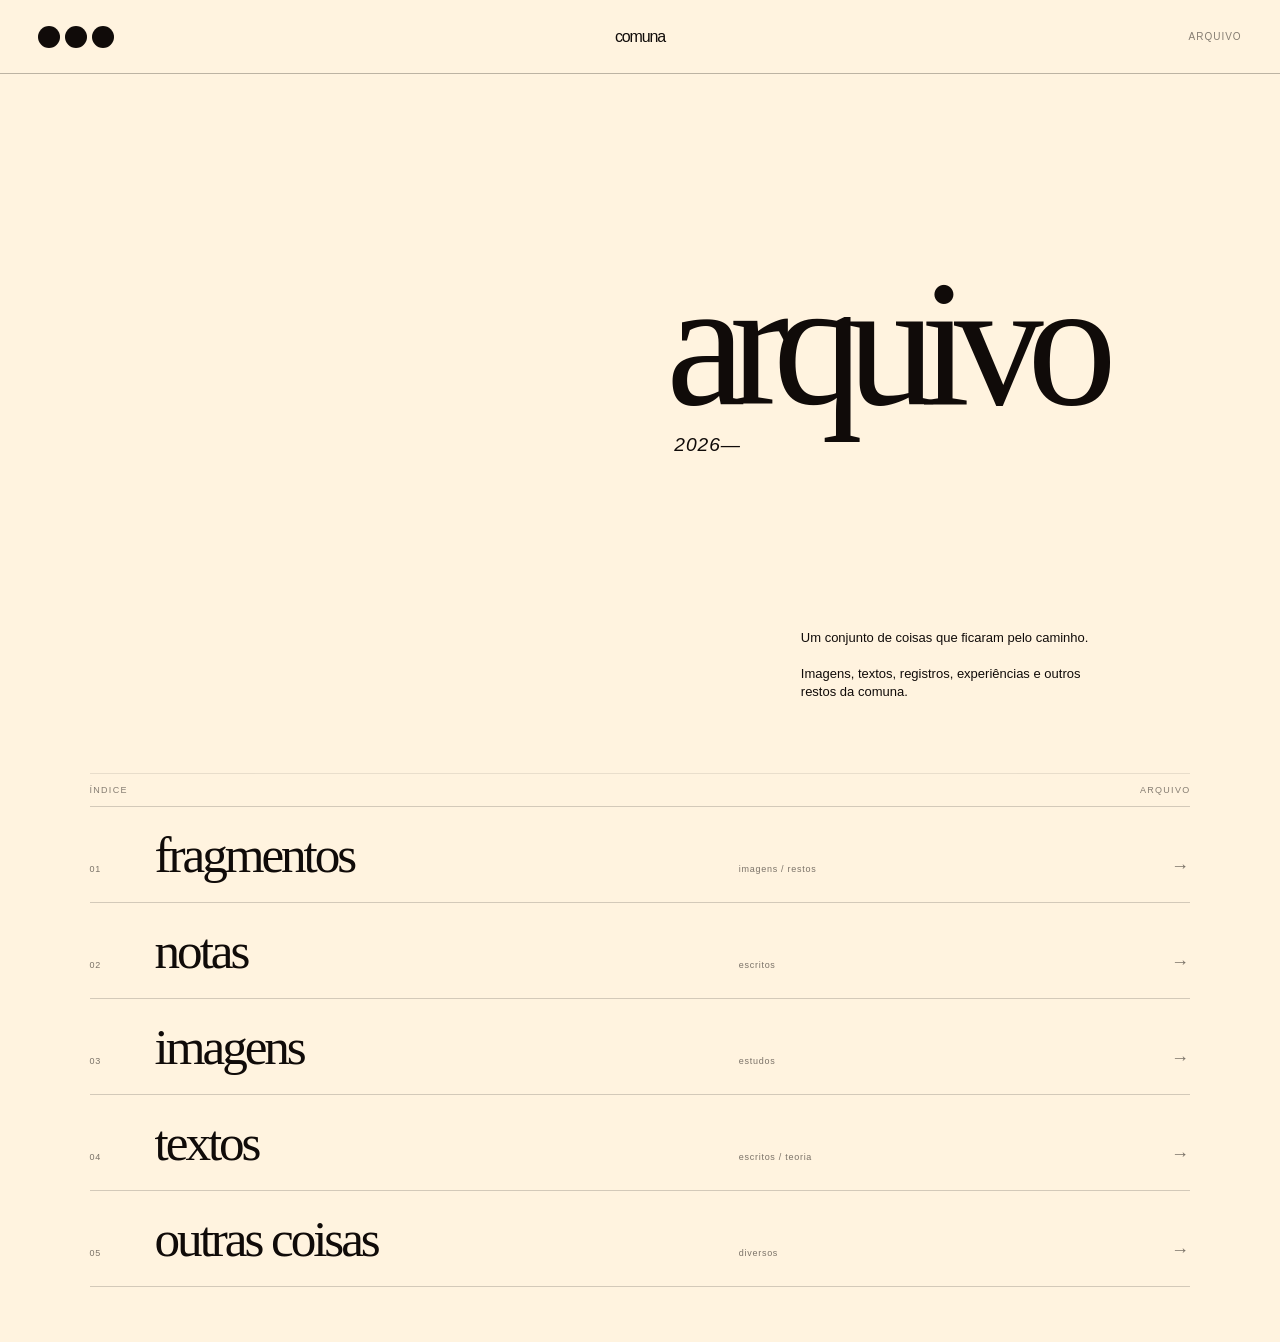
<file: arquivo.html>
<!DOCTYPE html>
<html lang="pt-BR">

<head>

    <meta charset="UTF-8">

    <meta
        name="viewport"
        content="width=device-width, initial-scale=1.0"
    >

    <title>Arquivo — comuna</title>

    <link
        rel="stylesheet"
        href="assets/css/style.css"
    >

    <link
        rel="stylesheet"
        href="assets/css/arquivo.css"
    >

</head>


<body class="cream-page">


<header class="site-header">

    <!-- RETORNO AO INÍCIO -->

    <a
        href="index.html"
        class="return-dots"
        aria-label="Voltar ao início"
    >

        <span></span>
        <span></span>
        <span></span>

    </a>


    <!-- IDENTIDADE -->

    <a
        href="comuna.html"
        class="header-comuna"
    >
        comuna
    </a>


    <!-- SEÇÃO -->

    <span class="header-section">
        ARQUIVO
    </span>

</header>



<main class="archive-page">


    <!-- =================================================
         INTRODUÇÃO
    ================================================== -->

    <section class="archive-intro">

        <div class="archive-intro-title">

            <span>
                arquivo
            </span>

            <span>
                2026—
            </span>

        </div>


        <div class="archive-intro-text">

            <p>
                Um conjunto de coisas que ficaram
                pelo caminho.
            </p>

            <p>
                Imagens, textos, registros,
                experiências e outros restos
                da comuna.
            </p>

        </div>

    </section>



    <!-- =================================================
         ÍNDICE
    ================================================== -->

    <section class="archive-index">


        <div class="archive-index-header">

            <span>
                índice
            </span>

            <span>
                arquivo
            </span>

        </div>



        <!-- ITEM 01 -->

        <a
            href="#"
            class="archive-item"
        >

            <span class="archive-number">
                01
            </span>

            <span class="archive-name">
                fragmentos
            </span>

            <span class="archive-type">
                imagens / restos
            </span>

            <span class="archive-arrow">
                →
            </span>

        </a>



        <!-- ITEM 02 -->

        <a
            href="#"
            class="archive-item"
        >

            <span class="archive-number">
                02
            </span>

            <span class="archive-name">
                notas
            </span>

            <span class="archive-type">
                escritos
            </span>

            <span class="archive-arrow">
                →
            </span>

        </a>



        <!-- ITEM 03 -->

        <a
            href="#"
            class="archive-item"
        >

            <span class="archive-number">
                03
            </span>

            <span class="archive-name">
                imagens
            </span>

            <span class="archive-type">
                estudos
            </span>

            <span class="archive-arrow">
                →
            </span>

        </a>



        <!-- ITEM 04 -->

        <a
            href="#"
            class="archive-item"
        >

            <span class="archive-number">
                04
            </span>

            <span class="archive-name">
                textos
            </span>

            <span class="archive-type">
                escritos / teoria
            </span>

            <span class="archive-arrow">
                →
            </span>

        </a>



        <!-- ITEM 05 -->

        <a
            href="#"
            class="archive-item"
        >

            <span class="archive-number">
                05
            </span>

            <span class="archive-name">
                outras coisas
            </span>

            <span class="archive-type">
                diversos
            </span>

            <span class="archive-arrow">
                →
            </span>

        </a>


    </section>

</main>


</body>

</html>
</file>
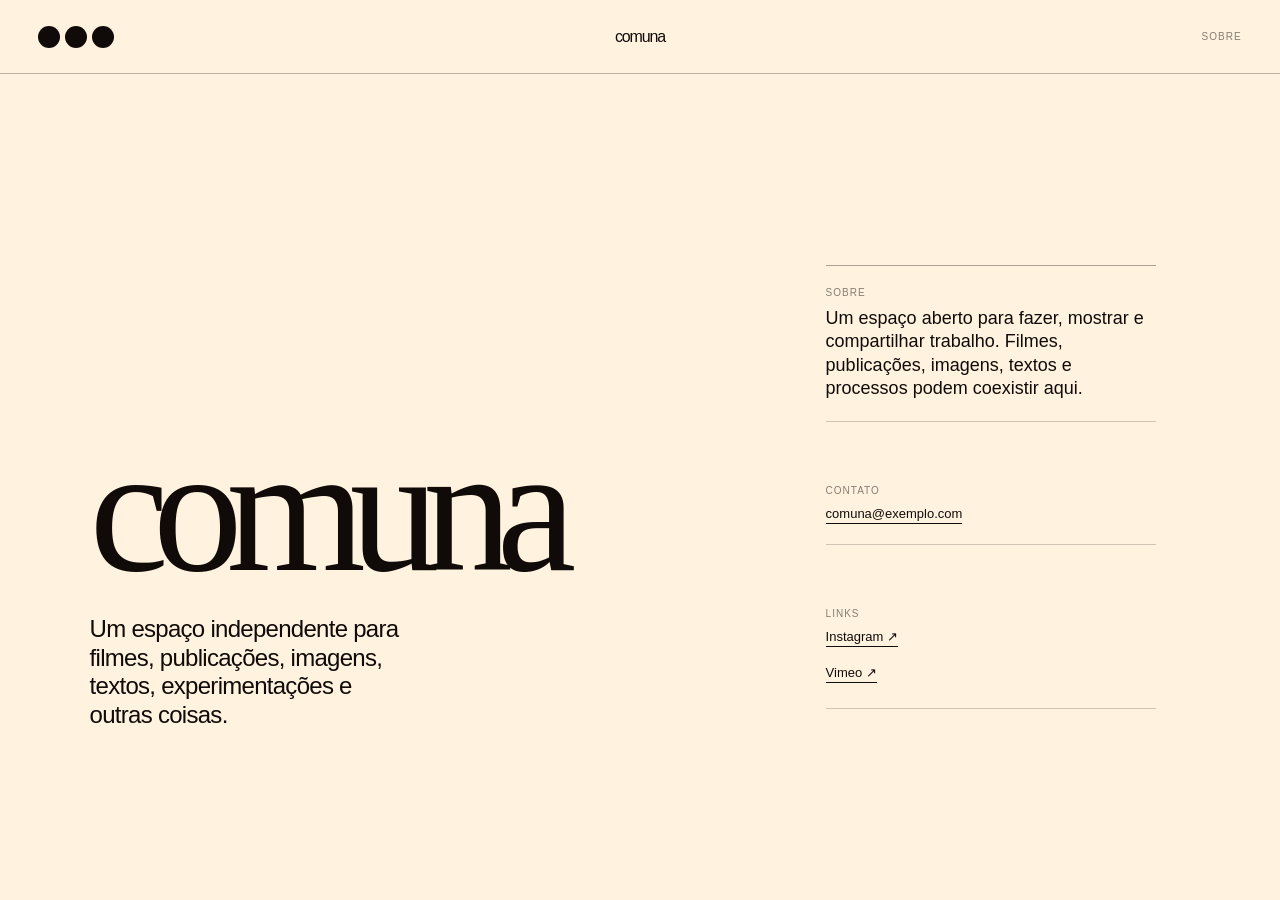
<file: comuna.html>
<!DOCTYPE html>
<html lang="pt-BR">

<head>

    <meta charset="UTF-8">

    <meta
        name="viewport"
        content="width=device-width, initial-scale=1.0"
    >

    <title>Comuna — sobre</title>


    <!-- CSS GERAL DO SITE -->

    <link
        rel="stylesheet"
        href="assets/css/style.css"
    >


    <!-- CSS ESPECÍFICO DA PÁGINA COMUNA -->

    <link
        rel="stylesheet"
        href="assets/css/comuna.css"
    >

</head>


<body class="cream-page">


<header class="site-header">


    <!-- VOLTAR -->

    <a
        href="index.html"
        class="return-dots"
        aria-label="Voltar"
    >

        <span></span>
        <span></span>
        <span></span>

    </a>


    <!-- NOME -->

    <a
        href="comuna.html"
        class="header-comuna"
    >
        comuna
    </a>


    <!-- SEÇÃO -->

    <span class="header-section">
        SOBRE
    </span>


</header>



<main class="about-page">


    <!-- =================================================
         ABERTURA
    ================================================== -->

    <section class="about-intro">


        <h1>
            comuna
        </h1>


        <p>

            Um espaço independente para filmes,
            publicações, imagens, textos,
            experimentações e outras coisas.

        </p>


    </section>



    <!-- =================================================
         INFORMAÇÕES
    ================================================== -->

    <section class="about-information">


        <!-- =================================================
             SOBRE
        ================================================== -->

        <div class="about-row about-description">


            <div class="about-label">

                <small>
                    SOBRE
                </small>

            </div>


            <div class="about-content">

                <p>

                    Um espaço aberto para fazer,
                    mostrar e compartilhar trabalho.
                                        Filmes, publicações, imagens,
                    textos e processos podem coexistir aqui.

                </p>

            </div>


        </div>



        <!-- =================================================
             CONTATO
        ================================================== -->

        <div class="about-row about-contact">


            <div class="about-label">

                <small>
                    CONTATO
                </small>

            </div>


            <div class="about-content">

                <a
                    href="mailto:comuna@exemplo.com"
                >
                    comuna@exemplo.com
                </a>

            </div>


        </div>



        <!-- =================================================
             LINKS
        ================================================== -->

        <div class="about-row about-links">


            <div class="about-label">

                <small>
                    LINKS
                </small>

            </div>


            <div class="about-content">


                <a href="#">
                    Instagram ↗
                </a>


                <a href="#">
                    Vimeo ↗
                </a>


            </div>


        </div>


    </section>



</main>


</body>

</html>
</file>
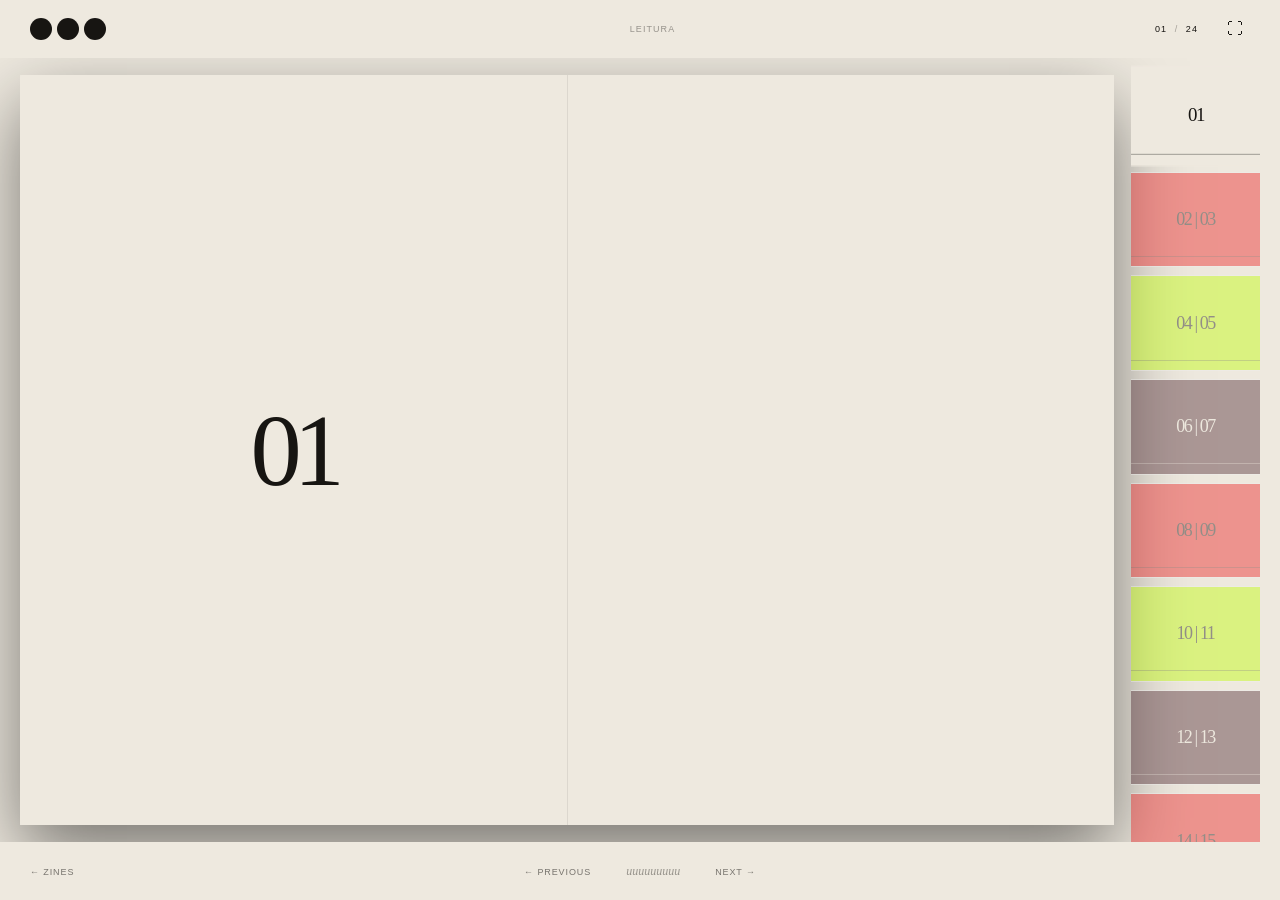
<file: leitor.html>
<!DOCTYPE html>
<html lang="pt-BR">

<head>

    <meta charset="UTF-8">

    <meta
        name="viewport"
        content="width=device-width, initial-scale=1.0"
    >

    <title>uuuuuuuuu — leitor</title>

    <link
        rel="stylesheet"
        href="assets/css/style.css"
    >

    <link
        rel="stylesheet"
        href="assets/css/leitor.css"
    >

</head>


<body class="reader-page">


    <!-- =====================================================
         BARRA SUPERIOR
    ====================================================== -->

    <header class="reader-header">

        <a
            href="zines.html"
            class="site-dots"
            aria-label="Voltar aos zines"
        >
            <span></span>
            <span></span>
            <span></span>
        </a>


        <div class="reader-meta">

            <span class="reader-name">

            </span>

            <span class="reader-section">
                leitura
            </span>

        </div>


        <div class="reader-controls">

            <span class="page-counter">

                <span id="current-page">
                    01
                </span>

                <span class="counter-separator">
                    /
                </span>

                <span id="total-pages">
                    24
                </span>

            </span>


            <button
                id="fullscreen-button"
                class="fullscreen-button"
                type="button"
                aria-label="Tela cheia"
            >
                ⛶
            </button>

        </div>

    </header>



    <!-- =====================================================
         LEITOR
    ====================================================== -->

    <main class="reader">


        <section class="book-area">


            <!-- ÁREA DE CLIQUE ESQUERDA -->

            <button
                class="page-zone page-zone-prev"
                id="prev-zone"
                type="button"
                aria-label="Página anterior"
            ></button>



            <!-- LIVRO -->

            <div
                class="book"
                id="book"
            >


                <!-- PÁGINA ESQUERDA -->

                <div
                    class="book-page left-page"
                    id="left-page"
                >

                    <div class="page-content"></div>

                </div>



                <!-- PÁGINA DIREITA -->

                <div
                    class="book-page right-page"
                    id="right-page"
                >

                    <div class="page-content"></div>

                </div>


            </div>



            <!-- ÁREA DE CLIQUE DIREITA -->

            <button
                class="page-zone page-zone-next"
                id="next-zone"
                type="button"
                aria-label="Próxima página"
            ></button>


        </section>



        <!-- =================================================
             MINIATURAS
        ================================================== -->

        <aside
            class="thumbnails"
            id="thumbnails"
            aria-label="Páginas"
        ></aside>


    </main>



    <!-- =====================================================
         RODAPÉ
    ====================================================== -->

    <footer class="reader-footer">


        <a
            href="zines.html"
            class="back-to-zines"
        >
            ← zines
        </a>


        <div class="reader-navigation">


            <button
                id="previous-button"
                type="button"
            >
                ← previous
            </button>


            <span class="reader-title">
                uuuuuuuuu
            </span>


            <button
                id="next-button"
                type="button"
            >
                next →
            </button>


        </div>


    </footer>



    <script src="assets/js/leitor.js"></script>

</body>

</html>
</file>
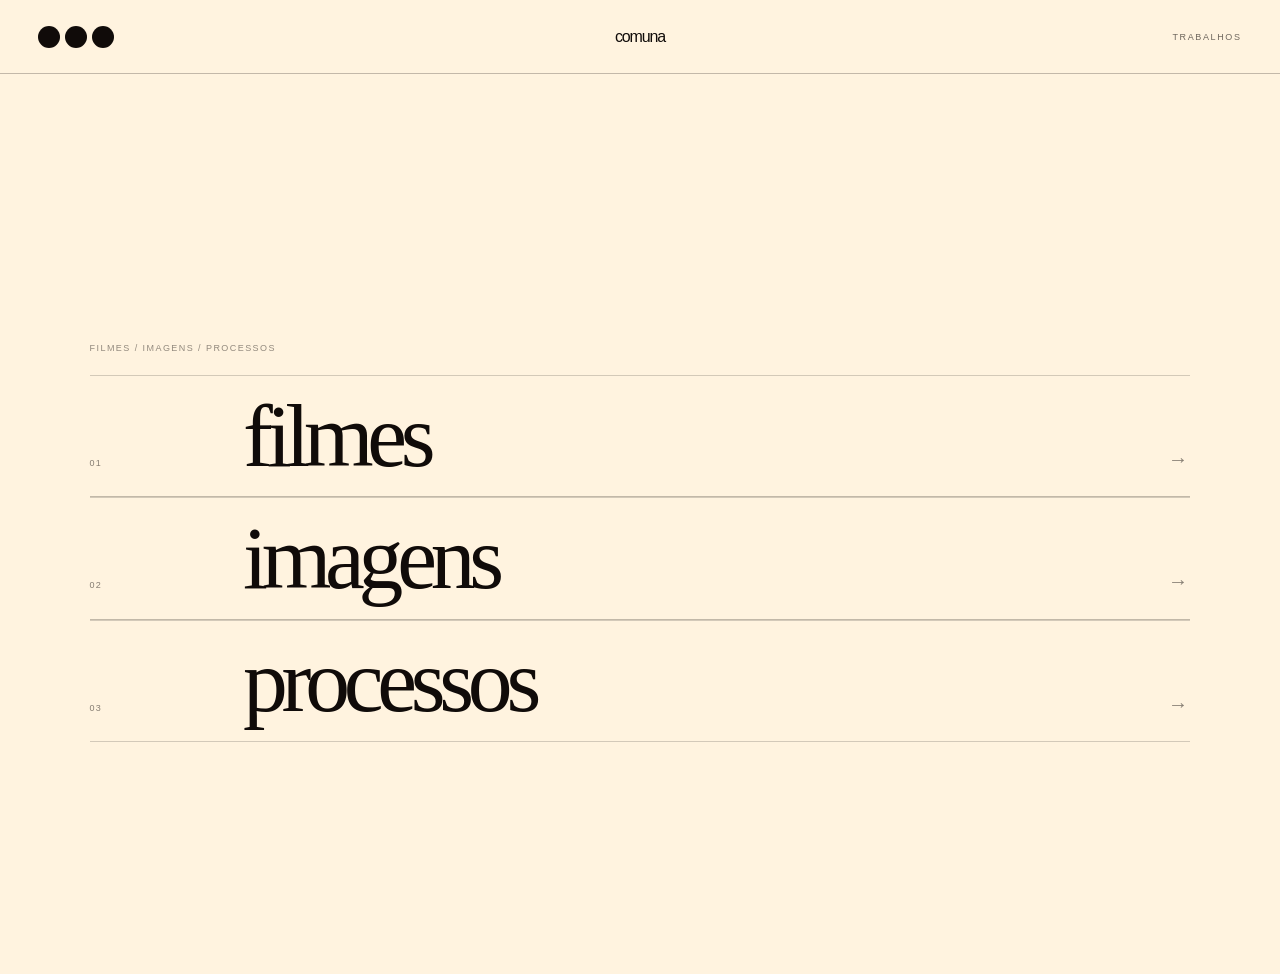
<file: trabalhos.html>
<!DOCTYPE html>
<html lang="pt-BR">

<head>

    <meta charset="UTF-8">

    <meta
        name="viewport"
        content="width=device-width, initial-scale=1.0"
    >

    <title>trabalhos — comuna</title>

    <link
        rel="stylesheet"
        href="assets/css/style.css"
    >

    <link
        rel="stylesheet"
        href="assets/css/trabalhos.css"
    >

</head>


<body class="cream-page">


<header class="site-header">

    <a href="index.html" class="return-dots">
        <span></span>
        <span></span>
        <span></span>
    </a>

    <a href="comuna.html" class="header-comuna">
        comuna
    </a>

    <span class="header-section">
        TRABALHOS
    </span>

</header>



<main class="works-page">

    <a href="arquivo.html" class="work-item">

        <span>01</span>

        <strong>
            filmes
        </strong>

        <span>→</span>

    </a>


    <a href="zines.html" class="work-item">

        <span>02</span>

        <strong>
            imagens
        </strong>

        <span>→</span>

    </a>


    <a href="comuna.html" class="work-item">

        <span>03</span>

        <strong>
            processos
        </strong>

        <span>→</span>

    </a>

</main>


</body>

</html>
</file>
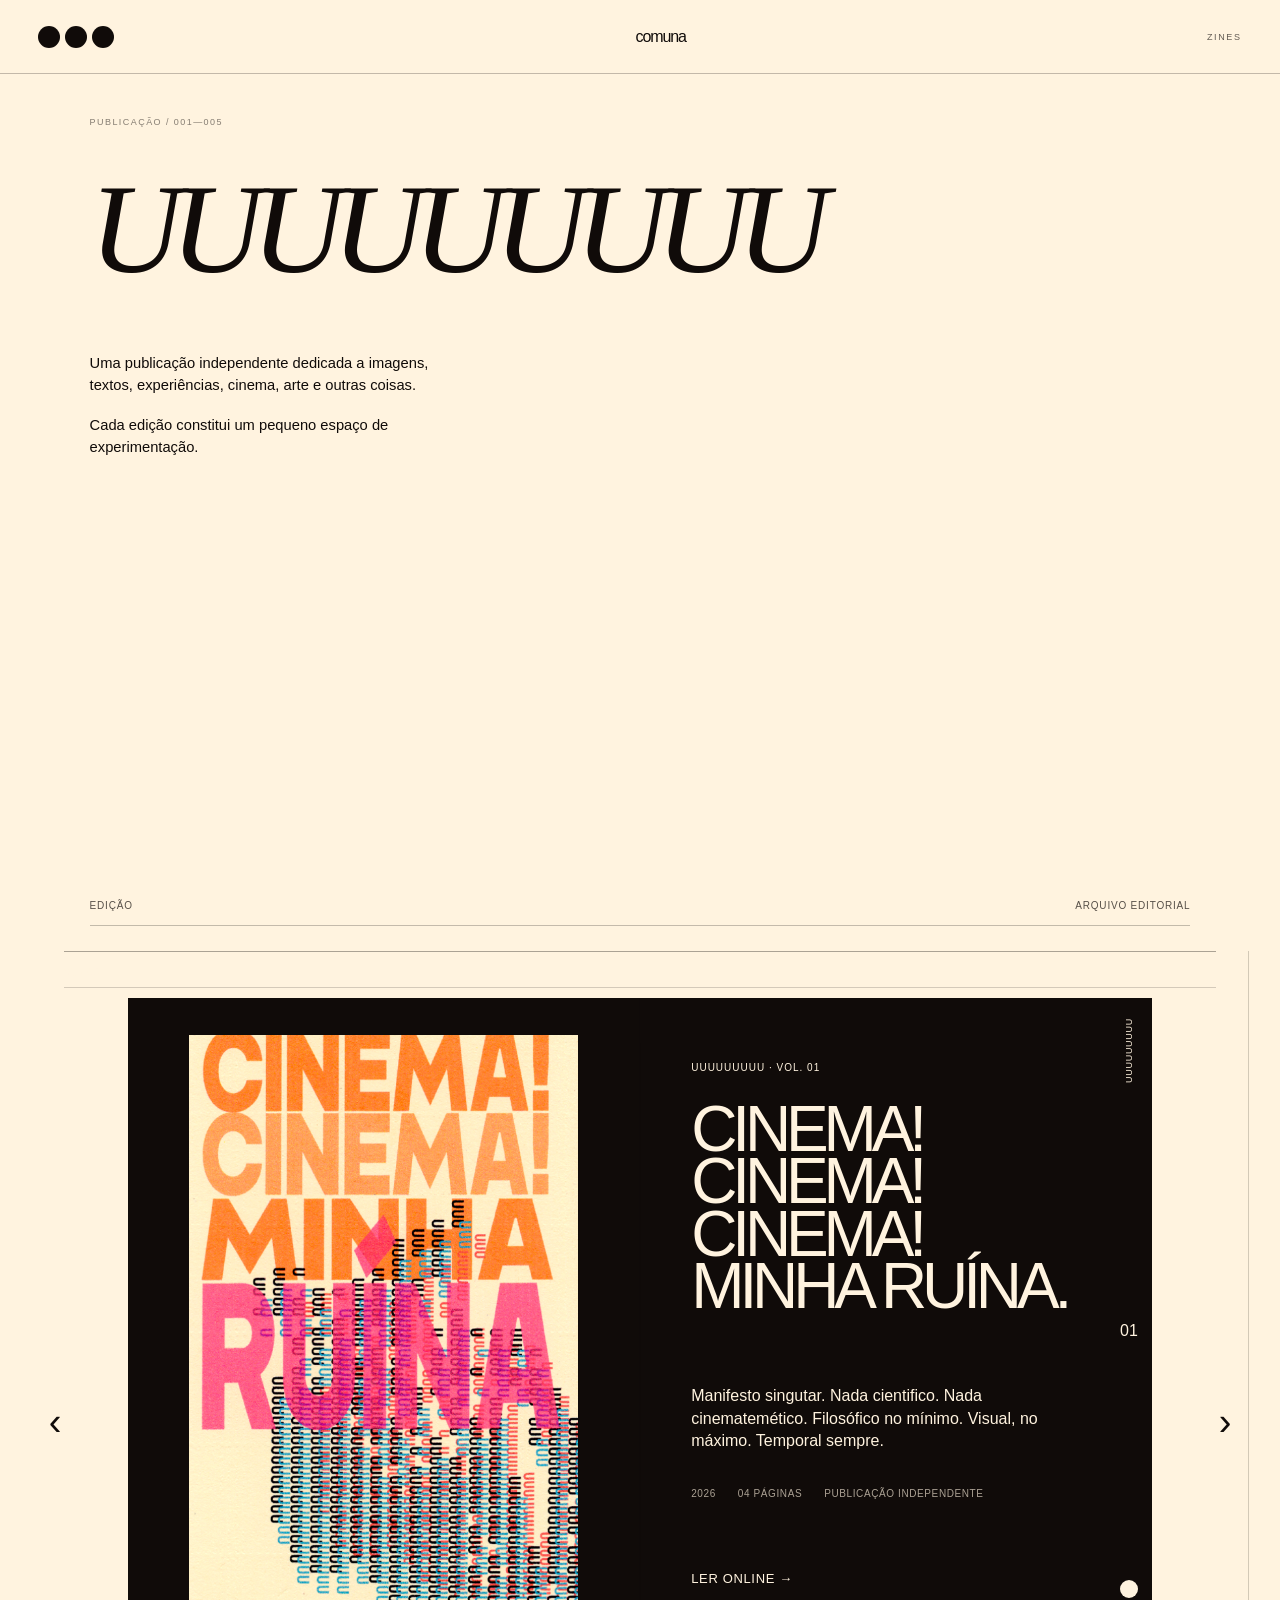
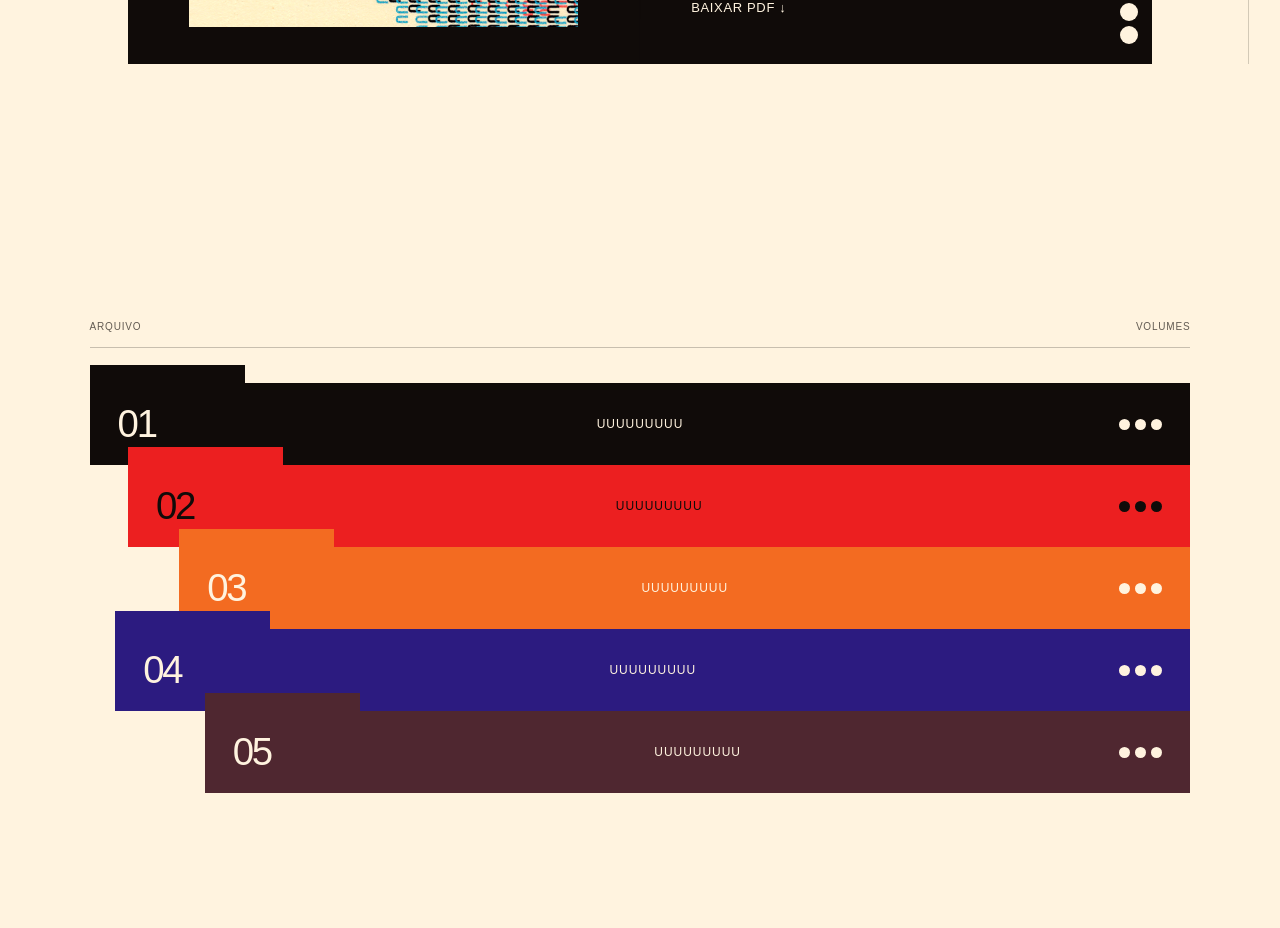
<file: zines.html>
<!DOCTYPE html>
<html lang="pt-BR">

<head>

    <meta charset="UTF-8">

    <meta
        name="viewport"
        content="width=device-width, initial-scale=1.0"
    >

    <title>zines — comuna</title>

    <link
        rel="stylesheet"
        href="assets/css/style.css"
    >

    <link
        rel="stylesheet"
        href="assets/css/zines.css"
    >

</head>


<body class="zines-page">


    <!-- =====================================================
         CABEÇALHO
    ====================================================== -->

    <header class="zines-header">

        <a
            href="index.html"
            class="site-dots"
            aria-label="voltar ao início"
        >
            <span></span>
            <span></span>
            <span></span>
        </a>

        <a href="comuna.html" class="header-comuna">
        comuna
    </a>

        <span class="section-title">
            zines
        </span>

    </header>



    <!-- =====================================================
         CONTEÚDO
    ====================================================== -->

    <main>


        <!-- =================================================
             INTRODUÇÃO
        ================================================== -->

        <section class="zines-intro">

            <h1 class="intro-title">
                UUUUUUUUU
            </h1>

            <div class="intro-text">

                <p>
                    Uma publicação independente dedicada
                    a imagens, textos, experiências,
                    cinema, arte e outras coisas.
                </p>

                <p>
                    Cada edição constitui um pequeno
                    espaço de experimentação.
                </p>

            </div>

        </section>



        <!-- =================================================
             EDIÇÕES
        ================================================== -->

     <section class="featured-zines">

    <div class="featured-heading">
        <span>
            edição
        </span>

        <span>
            arquivo editorial
        </span>
    </div>

    <div class="featured-controls" aria-label="navegação das edições">
        <button
            class="featured-control featured-control-previous"
            type="button"
            aria-label="edição anterior"
        >
            ‹
        </button>

        <button
            class="featured-control featured-control-next"
            type="button"
            aria-label="próxima edição"
        >
            ›
        </button>
    </div>

    <div class="featured-track">

        <!-- suas 5 edições continuam exatamente aqui -->

                <!-- =========================================
                     EDIÇÃO 01
                ========================================== -->

                <article
                    class="featured-zine"
                    data-color="chartreuse"
                >


                    <div class="featured-index">

                        <span>
                            01 / 05
                        </span>

                      

                    </div>


                    <div class="featured-object">


                        <!-- CAPA -->

                        <div class="featured-cover">

                            <div class="cover-color"></div>
                            <img src="zines/u_0_01/mani 1.png" alt="Capa da edição 01">

                        </div>



                        <!-- INFORMAÇÕES -->

                        <div class="featured-information">


                            <div class="featured-top">

                                <span class="volume-label">
                                    UUUUUUUUU · VOL. 01
                                </span>

                                <h2>
                                    CINEMA!
CINEMA!
CINEMA!
MINHA RUÍNA.
                                </h2>

                            </div>


                            <div class="featured-middle">

                                <p>
                                    Manifesto singutar.
Nada cientifico. Nada cinematemético.
Filosófico no mínimo. Visual, no máximo.
Temporal sempre.
                                </p>

                                <div class="featured-data">

                                    <span>
                                        2026
                                    </span>

                                    <span>
                                        04 páginas
                                    </span>

                                    <span>
                                        publicação independente
                                    </span>

                                </div>

                            </div>


                            <div class="featured-bottom">

                             <a href="zines/leitor/volume-01.html?edicao=u_0_01">
                            ler online →
                        </a>

                             <a href="zines/u_0_01/u_0_01.pdf">
                            baixar pdf ↓
                        </a>
                            </div>


                            <!-- FAIXA LATERAL -->

                            <div class="featured-spine">

                                <span>
                                    UUUUUUUUU
                                </span>

                                <span>
                                    01
                                </span>

                                <div class="spine-dots">
                                    <i></i>
                                    <i></i>
                                    <i></i>
                                </div>

                            </div>


                        </div>

                    </div>


                </article>



                <!-- =========================================
                     EDIÇÃO 02
                ========================================== -->

                <article
                    class="featured-zine"
                    data-color="pink"
                >

                    <div class="featured-index">

                        <span>
                            02 / 05
                        </span>

                       

                    </div>


                    <div class="featured-object">

                        <div class="featured-cover">

                            <div class="cover-color"></div>
                            <img src="zines/u-1_01/u_01_01.png" alt="Capa da edição 02">

                        </div>


                        <div class="featured-information">

                            <div class="featured-top">

                                <span class="volume-label">
                                    UUUUUUUUU · VOL. 02
                                </span>

                                <h2>
                                    TEORIA PRESA EM SPINAIONGA:
corpo e ambiente em close-up
                                </h2>

                            </div>


                            <div class="featured-middle">

                                <p>
                                    Segunda edição da publicação,
                                    continuando a investigação
                                    através de imagens, textos
                                    e experiências.
                                </p>

                                <div class="featured-data">

                                    <span>
                                        2026
                                    </span>

                                    <span>
                                        09 páginas
                                    </span>

                                    <span>
                                        publicação independente
                                    </span>

                                </div>

                            </div>


                            <div class="featured-bottom">

                                <a href="zines/leitor/volume-01.html?edicao=u-1_01">
    ler online →
</a>

<a href="zines/u-1_01/u-1_01.pdf">
    baixar pdf ↓
</a>

                            </div>


                            <div class="featured-spine">

                                <span>
                                    UUUUUUUUU
                                </span>

                                <span>
                                    02
                                </span>

                                <div class="spine-dots">
                                    <i></i>
                                    <i></i>
                                    <i></i>
                                </div>

                            </div>

                        </div>

                    </div>

                </article>



                <!-- =========================================
                     EDIÇÃO 03
                ========================================== -->

                <article
                    class="featured-zine"
                    data-color="green"
                >

                    <div class="featured-index">

                        <span>
                            03 / 05
                        </span>

                        

                    </div>


                    <div class="featured-object">

                        <div class="featured-cover">

                            <div class="cover-color"></div>
                            <img src="zines/u-2_01/U 1.png" alt="Capa da edição 03">

                        </div>


                        <div class="featured-information">

                            <div class="featured-top">

                                <span class="volume-label">
                                    UUUUUUUUU · VOL. 03
                                </span>

                                <h2>
                                    A INFECÇÃO COLONIAL NO JOELHO DE MAGELLAN SE ESPALHOU PELO CORPO-TERRA INTEIRO
                                </h2>

                            </div>


                            <div class="featured-middle">

                                <p>
                                    A descrição sonora oriunda da experiencia de espctar o filme Magelland de Lav Diaz.
                                </p>

                                <div class="featured-data">

                                    <span>
                                        2026
                                    </span>

                                    <span>
                                        17 páginas
                                    </span>

                                    <span>
                                        publicação independente
                                    </span>

                                </div>

                            </div>


                            <div class="featured-bottom">

                               <a href="zines/leitor/volume-01.html?edicao=u-2_01">
    ler online →
</a>

<a href="zines/u-2_01/u-2_01.pdf">
    baixar pdf ↓
</a>
                            </div>


                            <div class="featured-spine">

                                <span>
                                    UUUUUUUUU
                                </span>

                                <span>
                                    03
                                </span>

                                <div class="spine-dots">
                                    <i></i>
                                    <i></i>
                                    <i></i>
                                </div>

                            </div>

                        </div>

                    </div>

                </article>



                <!-- =========================================
                     EDIÇÃO 04
                ========================================== -->

                <article
                    class="featured-zine"
                    data-color="indigo"
                >

                    <div class="featured-index">

                        <span>
                            04 / 05
                        </span>

                      
                    </div>


                    <div class="featured-object">

                        <div class="featured-cover">

                            <div class="cover-color"></div>

                            <div class="cover-placeholder">

                                <span>
                                    CAPA
                                </span>

                                <strong>
                                    UUUUUUUUU
                                </strong>

                                <small>
                                    VOL. 04
                                </small>

                            </div>

                        </div>


                        <div class="featured-information">

                            <div class="featured-top">

                                <span class="volume-label">
                                    UUUUUUUUU · VOL. 04
                                </span>

                                <h2>
                                    quarta edição
                                </h2>

                            </div>


                            <div class="featured-middle">

                                <p>
                                    Quarta edição da publicação.
                                    Outro pequeno arquivo de
                                    imagens e pensamentos.
                                </p>

                                <div class="featured-data">

                                    <span>
                                        2026
                                    </span>

                                    <span>
                                        24 páginas
                                    </span>

                                    <span>
                                        publicação independente
                                    </span>

                                </div>

                            </div>


                            <div class="featured-bottom">

                                <a href="#">
                                    ler online →
                                </a>

                                <a href="#">
                                    baixar pdf ↓
                                </a>

                            </div>


                            <div class="featured-spine">

                                <span>
                                    UUUUUUUUU
                                </span>

                                <span>
                                    04
                                </span>

                                <div class="spine-dots">
                                    <i></i>
                                    <i></i>
                                    <i></i>
                                </div>

                            </div>

                        </div>

                    </div>

                </article>



                <!-- =========================================
                     EDIÇÃO 05
                ========================================== -->

                <article
                    class="featured-zine"
                    data-color="wine"
                >

                    <div class="featured-index">

                        <span>
                            05 / 05
                        </span>

                       
                    </div>


                    <div class="featured-object">

                        <div class="featured-cover">

                            <div class="cover-color"></div>

                            <div class="cover-placeholder">

                                <span>
                                    CAPA
                                </span>

                                <strong>
                                    UUUUUUUUU
                                </strong>

                                <small>
                                    VOL. 05
                                </small>

                            </div>

                        </div>


                        <div class="featured-information">

                            <div class="featured-top">

                                <span class="volume-label">
                                    UUUUUUUUU · VOL. 05
                                </span>

                                <h2>
                                    quinta edição
                                </h2>

                            </div>


                            <div class="featured-middle">

                                <p>
                                    Quinta edição da publicação.
                                    Um novo volume do arquivo
                                    experimental.
                                </p>

                                <div class="featured-data">

                                    <span>
                                        2026
                                    </span>

                                    <span>
                                        24 páginas
                                    </span>

                                    <span>
                                        publicação independente
                                    </span>

                                </div>

                            </div>


                            <div class="featured-bottom">

                                <a href="#">
                                    ler online →
                                </a>

                                <a href="#">
                                    baixar pdf ↓
                                </a>

                            </div>


                            <div class="featured-spine">

                                <span>
                                    UUUUUUUUU
                                </span>

                                <span>
                                    05
                                </span>

                                <div class="spine-dots">
                                    <i></i>
                                    <i></i>
                                    <i></i>
                                </div>

                            </div>

                        </div>

                    </div>

                </article>


            </div>

        </section>


           <!-- =================================================
     EDIÇÕES
================================================= -->

        <!-- =================================================
             ARQUIVO
        ================================================== -->

        <section class="zines-archive">


            <div class="archive-heading">

                <span>
                    arquivo
                </span>

                <span>
                    volumes
                </span>

            </div>


            <div class="folder-list">


                <!-- VOLUME 01 -->

                <article
                    class="zine-volume"
                    data-color="red"
                    data-volume="01"
                >

                    <button
                        class="volume-tab"
                        type="button"
                        aria-expanded="false"
                    >

                        <span class="volume-number">
                            01
                        </span>

                        <span class="volume-title">
                            UUUUUUUUU
                        </span>

                        <span
                            class="volume-dots"
                            aria-hidden="true"
                        >
                            <i></i>
                            <i></i>
                            <i></i>
                        </span>

                    </button>


                    <div class="archive-expanded">

                        <div class="archive-record">

                            <span class="record-label">
                                volume
                            </span>

                            <strong>
                                01
                            </strong>

                        </div>


                        <div class="archive-record">

                            <span class="record-label">
                                título
                            </span>

                            <span>
                                CINEMA! CINEMA! CINEMA! MINHA RUÍNA.
                            </span>

                        </div>


                        <div class="archive-record">

                            <span class="record-label">
                                publicação
                            </span>

                            <p>
                                Manifesto singutar. Nada cientifico. Nada cinematemético. Filosófico no mínimo. Visual, no máximo. Temporal sempre.
                            </p>

                        </div>


                        <div class="archive-record">

                            <span class="record-label">
                                informações
                            </span>

                            <div class="record-data">

                                <span>
                                    2026
                                </span>

                                <span>
                                    04 páginas
                                </span>

                                <span>
                                    publicação independente
                                </span>

                            </div>

                        </div>


                        <div class="archive-record archive-record-action">

                            <a href="zines/leitor/volume-01.html?edicao=u_0_01">
                                ler online →
                            </a>

                            <a href="zines/u_0_01/u_0_01.pdf">
                                baixar pdf ↓
                            </a>

                        </div>

                    </div>

                </article>



                <!-- VOLUME 02 -->

                <article
                    class="zine-volume"
                    data-color="pink"
                    data-volume="02"
                >

                    <button
                        class="volume-tab"
                        type="button"
                        aria-expanded="false"
                    >

                        <span class="volume-number">
                            02
                        </span>

                        <span class="volume-title">
                            UUUUUUUUU
                        </span>

                        <span
                            class="volume-dots"
                            aria-hidden="true"
                        >
                            <i></i>
                            <i></i>
                            <i></i>
                        </span>

                    </button>


                    <div class="archive-expanded">

                        <div class="archive-record">

                            <span class="record-label">
                                volume
                            </span>

                            <strong>
                                02
                            </strong>

                        </div>

                        <div class="archive-record">

                            <span class="record-label">
                                título
                            </span>

                            <span>
                                TEORIA PRESA EM SPINAIONGA: corpo e ambiente em close-up
                            </span>

                        </div>

                        <div class="archive-record">

                            <span class="record-label">
                                publicação
                            </span>

                            <p>
                                Segunda edição da publicação.
                            </p>

                        </div>

                        <div class="archive-record">

                            <span class="record-label">
                                informações
                            </span>

                            <div class="record-data">

                                <span>
                                    2026
                                </span>

                                <span>
                                    09 páginas
                                </span>

                                <span>
                                    publicação independente
                                </span>

                            </div>

                        </div>

                        <div class="archive-record archive-record-action">

                            <a href="zines/leitor/volume-01.html?edicao=u-1_01">
                                ler online →
                            </a>

                            <a href="zines/u-1_01/u-1_01.pdf">
                                baixar pdf ↓
                            </a>

                        </div>

                    </div>

                </article>



                <!-- VOLUME 03 -->

                <article
                    class="zine-volume"
                    data-color="green"
                    data-volume="03"
                >

                    <button
                        class="volume-tab"
                        type="button"
                        aria-expanded="false"
                    >

                        <span class="volume-number">
                            03
                        </span>

                        <span class="volume-title">
                            UUUUUUUUU
                        </span>

                        <span
                            class="volume-dots"
                            aria-hidden="true"
                        >
                            <i></i>
                            <i></i>
                            <i></i>
                        </span>

                    </button>


                    <div class="archive-expanded">

                        <div class="archive-record">

                            <span class="record-label">
                                volume
                            </span>

                            <strong>
                                03
                            </strong>

                        </div>

                        <div class="archive-record">

                            <span class="record-label">
                                título
                            </span>

                            <span>
                              A INFECÇÃO COLONIAL NO JOELHO DE MAGELLAN SE ESPALHOU PELO CORPO-TERRA INTEIRO
                            </span>

                        </div>

                        <div class="archive-record">

                            <span class="record-label">
                                publicação
                            </span>

                            <p>
                                Terceira edição da publicação.
                            </p>

                        </div>

                        <div class="archive-record">

                            <span class="record-label">
                                informações
                            </span>

                            <div class="record-data">

                                <span>
                                    2026
                                </span>

                                <span>
                                    17 páginas
                                </span>

                                <span>
                                    publicação independente
                                </span>

                            </div>

                        </div>

                        <div class="archive-record archive-record-action">

                            <a href="zines/leitor/volume-01.html?edicao=u-2_01">
                                ler online →
                            </a>

                            <a href="zines/u-2_01/u-2_01.pdf">
                                baixar pdf ↓
                            </a>

                        </div>

                    </div>

                </article>



                <!-- VOLUME 04 -->

                <article
                    class="zine-volume"
                    data-color="indigo"
                    data-volume="04"
                >

                    <button
                        class="volume-tab"
                        type="button"
                        aria-expanded="false"
                    >

                        <span class="volume-number">
                            04
                        </span>

                        <span class="volume-title">
                            UUUUUUUUU
                        </span>

                        <span
                            class="volume-dots"
                            aria-hidden="true"
                        >
                            <i></i>
                            <i></i>
                            <i></i>
                        </span>

                    </button>


                    <div class="archive-expanded">

                        <div class="archive-record">

                            <span class="record-label">
                                volume
                            </span>

                            <strong>
                                04
                            </strong>

                        </div>

                        <div class="archive-record">

                            <span class="record-label">
                                título
                            </span>

                            <span>
                                quarta edição
                            </span>

                        </div>

                        <div class="archive-record">

                            <span class="record-label">
                                publicação
                            </span>

                            <p>
                                Quarta edição da publicação.
                            </p>

                        </div>

                        <div class="archive-record">

                            <span class="record-label">
                                informações
                            </span>

                            <div class="record-data">

                                <span>
                                    2026
                                </span>

                                <span>
                                    24 páginas
                                </span>

                                <span>
                                    publicação independente
                                </span>

                            </div>

                        </div>

                        <div class="archive-record archive-record-action">

                            <a href="#">
                                ler online →
                            </a>

                            <a href="#">
                                baixar pdf ↓
                            </a>

                        </div>

                    </div>

                </article>



                <!-- VOLUME 05 -->

                <article
                    class="zine-volume"
                    data-color="wine"
                    data-volume="05"
                >

                    <button
                        class="volume-tab"
                        type="button"
                        aria-expanded="false"
                    >

                        <span class="volume-number">
                            05
                        </span>

                        <span class="volume-title">
                            UUUUUUUUU
                        </span>

                        <span
                            class="volume-dots"
                            aria-hidden="true"
                        >
                            <i></i>
                            <i></i>
                            <i></i>
                        </span>

                    </button>


                    <div class="archive-expanded">

                        <div class="archive-record">

                            <span class="record-label">
                                volume
                            </span>

                            <strong>
                                05
                            </strong>

                        </div>

                        <div class="archive-record">

                            <span class="record-label">
                                título
                            </span>

                            <span>
                                quinta edição
                            </span>

                        </div>

                        <div class="archive-record">

                            <span class="record-label">
                                publicação
                            </span>

                            <p>
                                Quinta edição da publicação.
                            </p>

                        </div>

                        <div class="archive-record">

                            <span class="record-label">
                                informações
                            </span>

                            <div class="record-data">

                                <span>
                                    2026
                                </span>

                                <span>
                                    24 páginas
                                </span>

                                <span>
                                    publicação independente
                                </span>

                            </div>

                        </div>

                        <div class="archive-record archive-record-action">

                            <a href="#">
                                ler online →
                            </a>

                            <a href="#">
                                baixar pdf ↓
                            </a>

                        </div>

                    </div>

                </article>


            </div>

        </section>

    </main>

    <script src="assets/js/main.js"></script>
    <script src="assets/js/zines.js"></script>

</body>

</html>
</file>
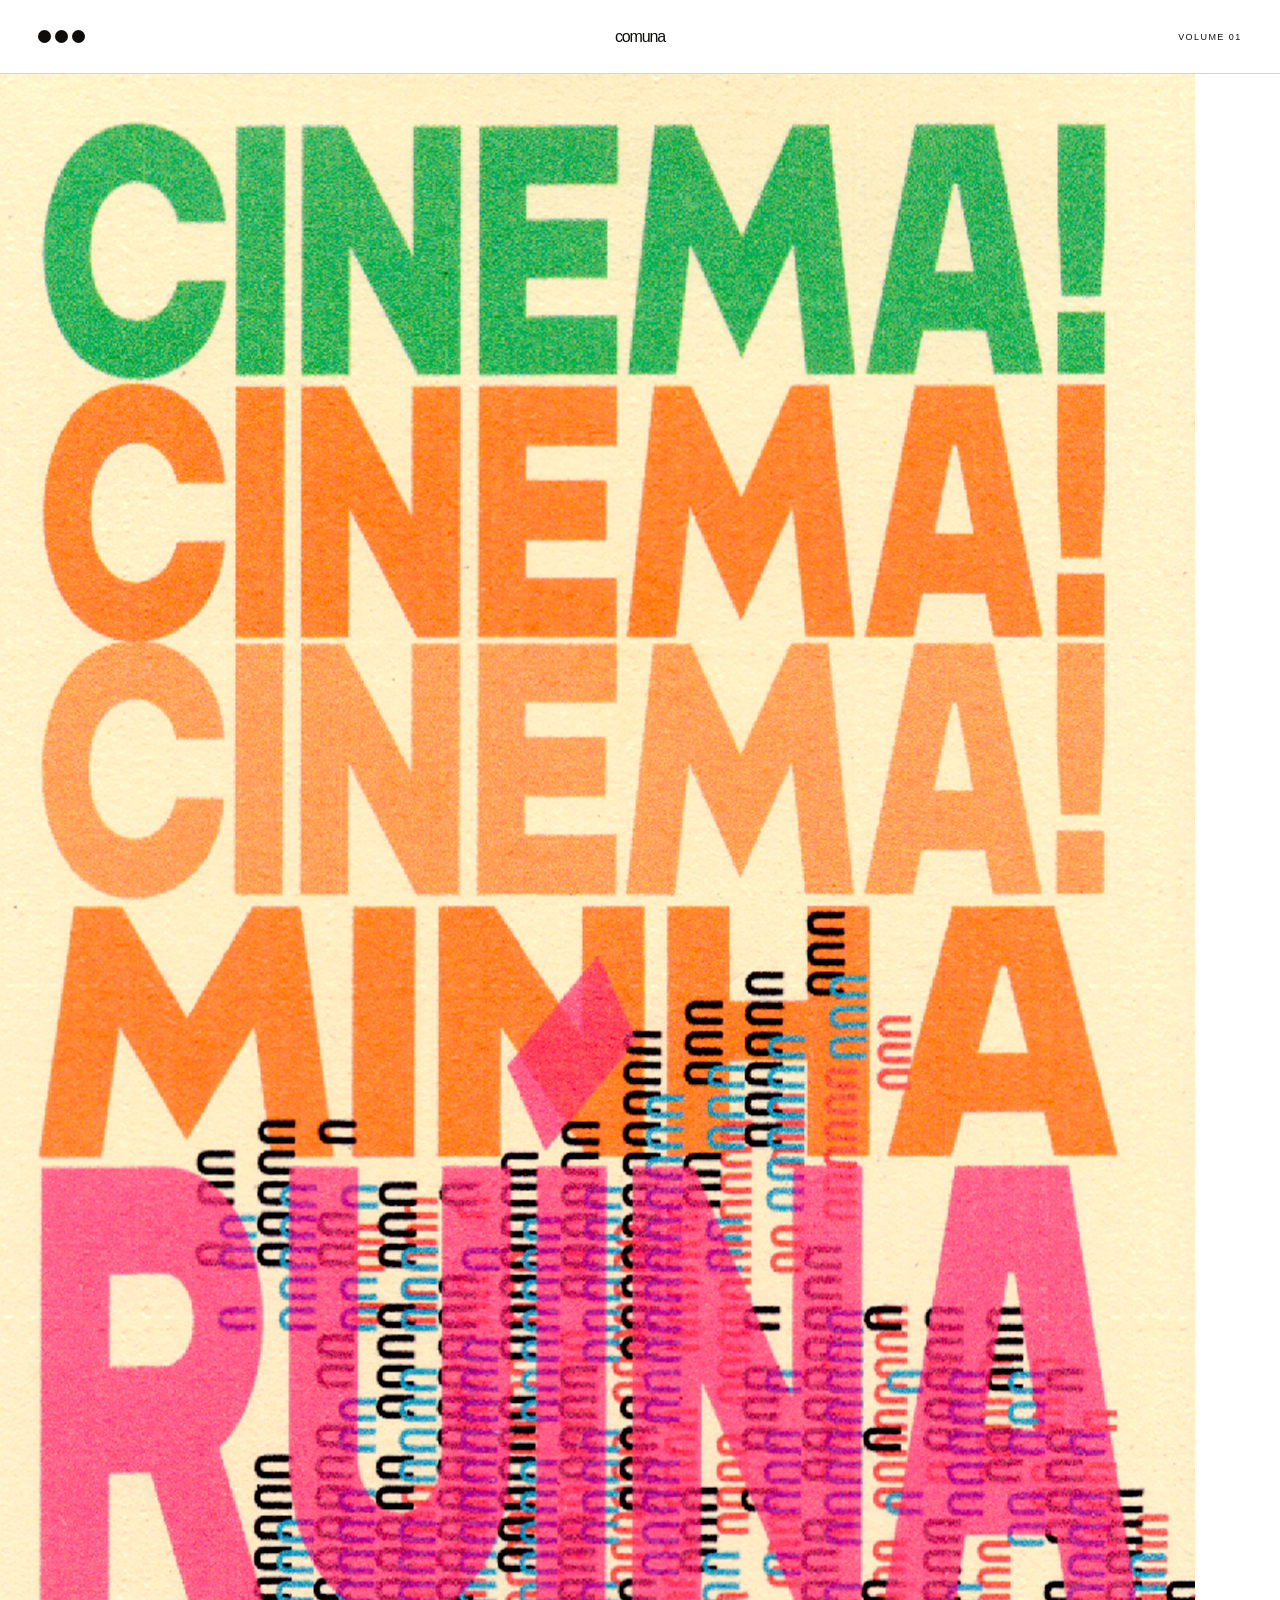
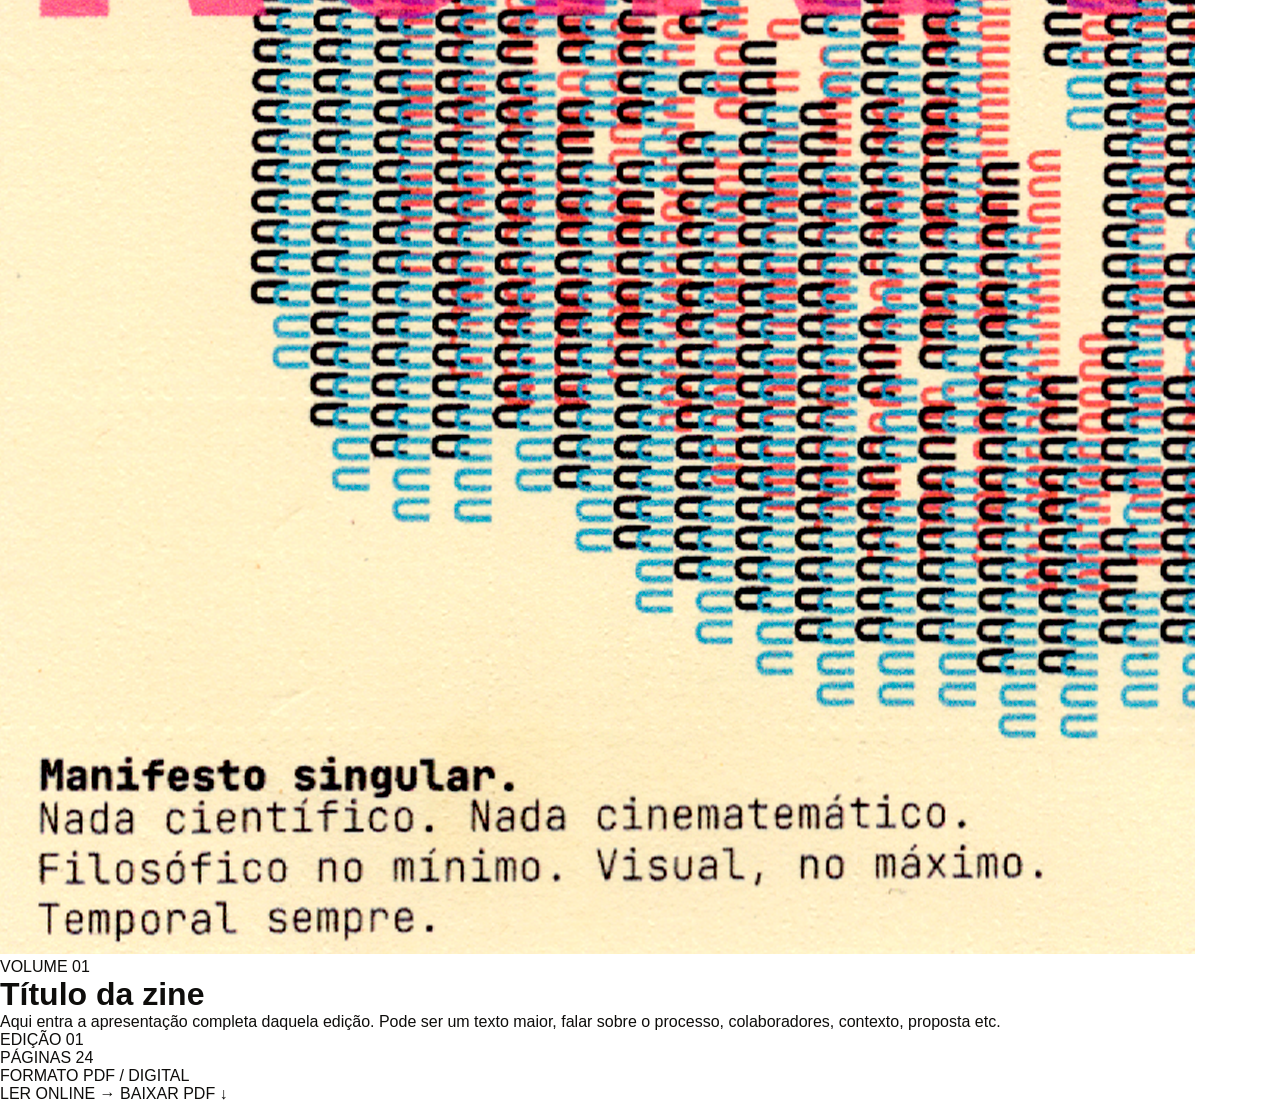
<file: zines/volume-01.html>
<!DOCTYPE html>
<html lang="pt-BR">

<head>

    <meta charset="UTF-8">

    <meta
        name="viewport"
        content="width=device-width, initial-scale=1.0"
    >

    <title>Volume 01 — comuna</title>

    <link
        rel="stylesheet"
        href="../assets/css/style.css"
    >

    <link
        rel="stylesheet"
        href="../assets/css/zines.css"
    >

</head>


<body class="cream-page">


<header class="site-header">

    <a
        href="../zines.html"
        class="return-dots"
    >
        <span></span>
        <span></span>
        <span></span>
    </a>


    <a
        href="../comuna.html"
        class="header-comuna"
    >
        comuna
    </a>


    <span class="header-section">
        VOLUME 01
    </span>

</header>



<main class="volume-page">


    <div class="volume-cover">

        <img
            src="u_0_01/mani 1.png"
            alt="Capa da zine"
        >

    </div>


    <div class="volume-details">

        <span class="folder-label">
            VOLUME 01
        </span>


        <h1>
            Título da zine
        </h1>


        <p>

            Aqui entra a apresentação completa
            daquela edição.

            Pode ser um texto maior, falar sobre
            o processo, colaboradores, contexto,
            proposta etc.

        </p>


        <div class="volume-meta">

            <div>
                <span>EDIÇÃO</span>
                <span>01</span>
            </div>

            <div>
                <span>PÁGINAS</span>
                <span>24</span>
            </div>

            <div>
                <span>FORMATO</span>
                <span>PDF / DIGITAL</span>
            </div>

        </div>


        <div class="folder-actions">

            <a
                href="leitor/volume-01.html?edicao=u_0_01"
            >
                LER ONLINE →
            </a>


            <a
                href="u_0_01/u_0_01.pdf"
                download
            >
                BAIXAR PDF ↓
            </a>

        </div>

    </div>

</main>


</body>

</html>
</file>
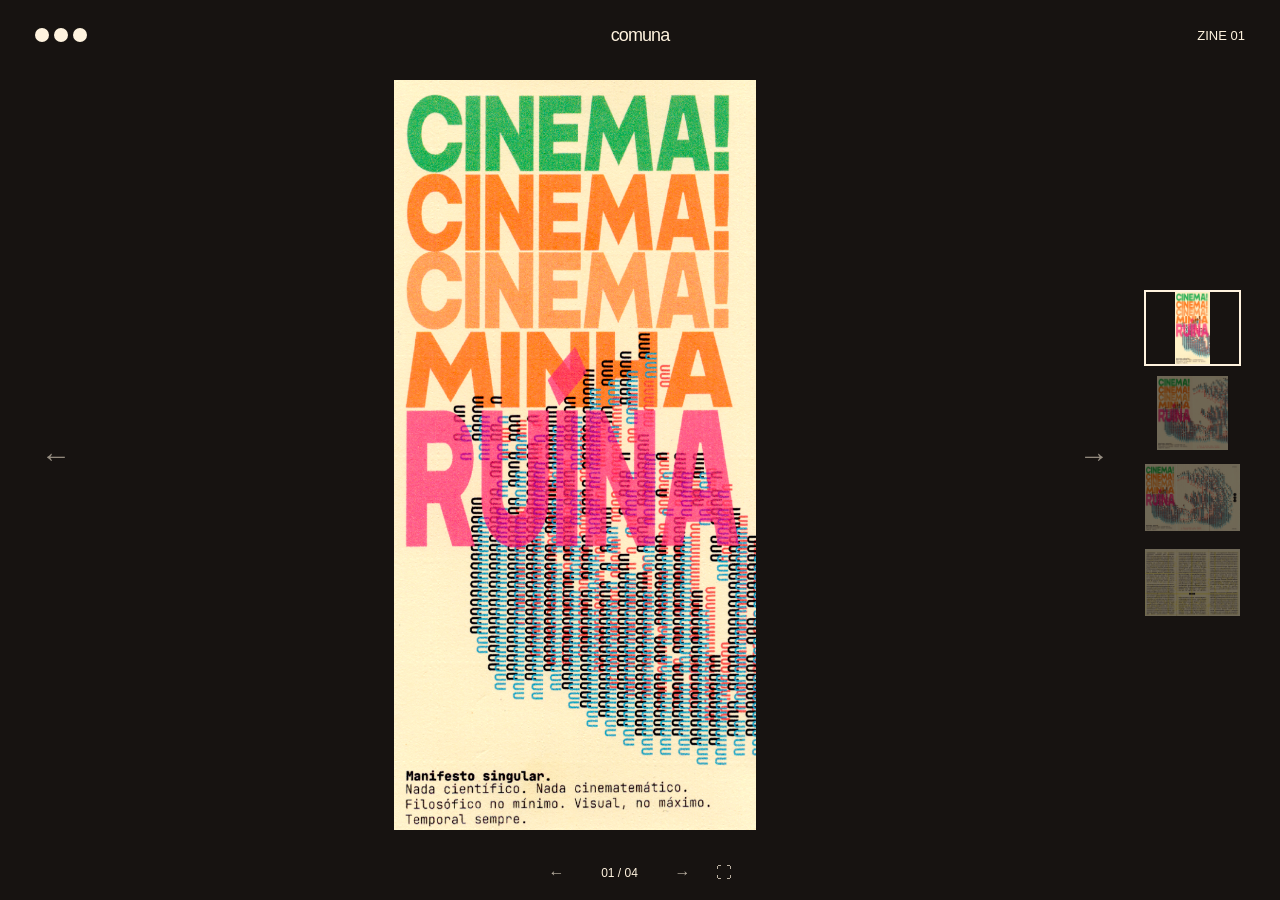
<file: zines/leitor/volume-01.html>
<!DOCTYPE html>
<html lang="pt-BR">

<head>

    <meta charset="UTF-8">

    <meta
        name="viewport"
        content="width=device-width, initial-scale=1.0"
    >

    <title>Leitura — Volume 01</title>

    <link
        rel="stylesheet"
        href="../../assets/css/style.css"
    >

    <link
        rel="stylesheet"
        href="../../assets/css/reader.css"
    >

</head>


<body class="reader">


<header class="reader-header">

    <a
        href="../../zines.html"
        class="reader-dots"
        aria-label="Voltar aos zines"
    >

        <span></span>
        <span></span>
        <span></span>

    </a>


    <a
        href="../../comuna.html"
        class="reader-comuna"
    >
        comuna
    </a>


    <span>
        ZINE 01
    </span>

</header>



<main class="reader-main">

    <section class="book-area">

        <button
            class="book-arrow previous"
            id="previous"
            aria-label="Página anterior"
        >
            ←
        </button>

        <div class="book">

            <div
                class="book-page"
                id="left-page"
            ></div>

        </div>

        <button
            class="book-arrow next"
            id="next"
            aria-label="Próxima página"
        >
            →
        </button>

    </section>


    <aside class="thumbnails">

        <div
            class="thumbnail-list"
            id="thumbnail-list"
        ></div>

    </aside>

</main>



<footer class="reader-controls">

    <button
        id="control-prev"
        type="button"
        aria-label="Página anterior"
    >
        ←
    </button>


    <span id="page-counter">
        01 / 04
    </span>


    <button
        id="control-next"
        type="button"
        aria-label="Próxima página"
    >
        →
    </button>


    <button
        id="fullscreen"
        type="button"
        aria-label="Tela cheia"
    >
        ⛶
    </button>

</footer>



<script src="../../assets/js/reader.js"></script>

</body>

</html>
</file>
<file: assets/css/style.css>
:root{
  --ink:#0e0d0b; --cream:#fff3df; --paper-2:#d9d2c5; --acid:#d7ff35; --line:rgba(14,13,11,.18);
  --serif: Georgia, 'Times New Roman', serif; --sans: Arial, Helvetica, sans-serif;
}
*{box-sizing:border-box;margin:0;padding:0}
html{scroll-behavior:smooth}
body{background:var(--cream);color:var(--ink);font-family:var(--sans);font-weight:400}
a{color:inherit;text-decoration:none}
button{font:inherit;color:inherit}
::selection{background:var(--acid);color:var(--ink)}

/* HOME */
.home{min-height:100svh;background:var(--ink);color:var(--cream);position:relative;overflow:hidden;display:grid;place-items:center}
.home::before{content:'COMUNA / 2026';position:absolute;left:clamp(20px,3vw,42px);top:clamp(20px,3vw,34px);font-size:10px;letter-spacing:.18em;opacity:.55}
.home::after{content:'';position:absolute;inset:0;pointer-events:none;background-image:black(rgba(255,255,255,.035) 1px,transparent 1px),linear-gradient(90deg,rgba(255,255,255,.035) 1px,transparent 1px);background-size:70px 70px;mask-image:linear-gradient(to bottom,black,transparent 75%);opacity:.35}
.comuna{position:absolute;top:clamp(20px,3vw,34px);right:clamp(20px,3vw,42px);font-size:clamp(15px,1.4vw,20px);letter-spacing:-.07em;z-index:2}.comuna:hover{opacity:.6}
.year{position:absolute;right:clamp(20px,3vw,42px);bottom:28px;font:italic 13px var(--serif);opacity:.55;z-index:2}
.main-navigation{position:relative;z-index:3;display:flex;gap:clamp(8px,1vw,16px);align-items:center}
.nav-dot{width:clamp(92px,13vw,190px);aspect-ratio:1;border-radius:50%;background:var(--cream);display:grid;place-items:center;position:relative;transform:translateY(-110vh);animation:fall 1.15s cubic-bezier(.16,1,.3,1) forwards;transition:transform .5s cubic-bezier(.2,.8,.2,1),background .35s,opacity .35s}
.nav-dot::after{content:attr(data-name);color:var(--ink);font-size:10px;text-transform:uppercase;letter-spacing:.14em;opacity:0;transition:opacity .25s}
.nav-dot:nth-child(1){animation-delay:.12s}.nav-dot:nth-child(2){animation-delay:.22s}.nav-dot:nth-child(3){animation-delay:.32s}
@keyframes fall{to{transform:translateY(0)}}
.main-navigation:hover .nav-dot{opacity:.3}.main-navigation .nav-dot:hover{opacity:1;transform:translateY(-10px) scale(1.04);background:var(--acid)}.main-navigation .nav-dot:hover::after{opacity:1}
.nav-label{display:none}
.page-transition{position:fixed;inset:0;background:var(--acid);z-index:9999;opacity:0;pointer-events:none;transition:opacity .35s ease}.page-transition.is-active{opacity:1;pointer-events:auto}

/* SHARED INTERIOR */
.cream-page{min-height:100svh;background:var(--paper);color:var(--ink)}
.site-header{height:74px;padding:0 clamp(20px,3vw,42px);display:grid;grid-template-columns:1fr auto 1fr;align-items:center;border-bottom:1px solid var(--line);position:relative;z-index:10}
.return-dots{display:flex;gap:4px;width:max-content}.return-dots span{width:13px;height:13px;border-radius:50%;background:var(--ink);display:block;transition:transform .25s}.return-dots:hover span:nth-child(1){transform:translateX(-3px)}.return-dots:hover span:nth-child(3){transform:translateX(3px)}
.header-comuna{justify-self:center;font-size:16px;letter-spacing:-.07em}.header-section{justify-self:end;font-size:9px;letter-spacing:.16em}

/* WORKS */
.works-page{min-height:calc(100svh - 74px);padding:clamp(70px,13vh,150px) clamp(20px,7vw,110px) 80px;display:flex;flex-direction:column;justify-content:center}
.works-page::before{content:'FILMES / IMAGENS / PROCESSOS';display:block;font-size:9px;letter-spacing:.16em;opacity:.45;margin-bottom:22px}
.work-item{display:grid;grid-template-columns:50px 1fr 30px;align-items:baseline;gap:18px;padding:18px 0;border-top:1px solid var(--line);transition:padding .3s,background .3s}.work-item:last-child{border-bottom:1px solid var(--line)}.work-item:hover{padding-left:18px;background:rgba(14,13,11,.035)}.work-item span{font-size:9px;letter-spacing:.12em;opacity:.5}.work-item strong{font-family:var(--serif);font-size:clamp(40px,7vw,105px);line-height:.85;font-weight:400;letter-spacing:-.07em}.work-item:hover strong{font-style:italic}.work-item>span:last-child{justify-self:end;font-size:20px;opacity:.5}

/* ARCHIVE */
.archive-page{padding:clamp(70px,12vh,135px) clamp(20px,7vw,110px) 55px}.archive-intro{display:grid;grid-template-columns:1.5fr .7fr;gap:8vw;min-height:48vh;align-items:end;padding-bottom:70px}.archive-intro-title{display:flex;flex-direction:column;font-family:var(--serif);font-size:clamp(75px,14vw,205px);line-height:.72;letter-spacing:-.09em}.archive-intro-title span:last-child{font:italic clamp(14px,1.5vw,20px) var(--sans);letter-spacing:.05em;margin:28px 0 0 8px}.archive-intro-text{max-width:300px;font-size:14px;line-height:1.45}.archive-intro-text p+p{margin-top:18px}.archive-index-header{display:flex;justify-content:space-between;border-top:1px solid var(--line);padding:11px 0;font-size:9px;text-transform:uppercase;letter-spacing:.14em;opacity:.5}.archive-item{display:grid;grid-template-columns:50px 1.4fr 1fr 30px;gap:15px;align-items:baseline;border-top:1px solid var(--line);padding:18px 0;transition:padding .3s,background .3s}.archive-item:last-child{border-bottom:1px solid var(--line)}.archive-item:hover{padding-left:15px;background:var(--acid)}.archive-number,.archive-type,.archive-arrow{font-size:9px;letter-spacing:.08em;opacity:.55}.archive-name{font-family:var(--serif);font-size:clamp(27px,4vw,58px);letter-spacing:-.06em}.archive-arrow{justify-self:end;font-size:18px}.archive-footer{display:flex;justify-content:space-between;margin-top:70px;font-size:9px;letter-spacing:.12em;opacity:.5}

/* ABOUT */
.about-page{min-height:calc(100svh - 74px);padding:clamp(70px,10vh,130px) clamp(20px,7vw,110px);display:grid;grid-template-columns:1.25fr .75fr;gap:10vw;align-items:center}.about-page h1{font-family:var(--serif);font-size:clamp(90px,16vw,230px);line-height:.72;font-weight:400;letter-spacing:-.1em;margin-bottom:55px}.about-page section:first-child p{max-width:520px;font-size:clamp(17px,2vw,24px);line-height:1.2;letter-spacing:-.03em}.about-information{display:flex;flex-direction:column;gap:42px;max-width:330px}.about-information div{display:flex;flex-direction:column;gap:9px}.about-information small{font-size:9px;letter-spacing:.16em;opacity:.5}.about-information p,.about-information a{font-size:13px;line-height:1.5}.about-information a{width:max-content;border-bottom:1px solid var(--ink)}

@media(max-width:700px){.site-header{grid-template-columns:1fr auto}.header-comuna{justify-self:end;margin-right:20px}.header-section{display:none}.main-navigation{gap:6px}.nav-dot{width:28vw}.nav-dot::after{display:none}.works-page{padding-top:90px}.work-item{grid-template-columns:30px 1fr 20px}.work-item strong{font-size:clamp(34px,11vw,70px)}.archive-intro{grid-template-columns:1fr;min-height:auto;gap:55px;padding-bottom:80px}.archive-intro-title{font-size:25vw}.archive-item{grid-template-columns:32px 1fr 22px}.archive-type{display:none}.archive-name{font-size:36px}.about-page{display:flex;flex-direction:column;align-items:flex-start;gap:75px;padding-top:90px}.about-page h1{font-size:28vw;margin-bottom:42px}.about-page section:first-child p{font-size:19px}.about-information{max-width:100%}}
@media(prefers-reduced-motion:reduce){*,*::before,*::after{scroll-behavior:auto!important;animation:none!important;transition:none!important}}
</file>
<file: assets/css/arquivo.css>
/* =====================================================
   ARQUIVO
===================================================== */

:root {

    --black: #100b09;
    --cream: #fff3df;

}


/* =====================================================
   RESET
===================================================== */

* {

    margin: 0;
    padding: 0;

    box-sizing: border-box;

}


html {

    scroll-behavior: smooth;

}


body {

    margin: 0;

    background: var(--cream);

    color: var(--black);

    font-family:
        Arial,
        Helvetica,
        sans-serif;

}


a {

    color: inherit;

    text-decoration: none;

}



/* =====================================================
   PÁGINA
===================================================== */

.arquivo-page,
.archive-page {

    min-height: 100vh;

    background:
        var(--cream) !important;

    color:
        var(--black) !important;

    overflow-x: hidden;

}



/* =====================================================
   CABEÇALHO
===================================================== */

.arquivo-header,
.archive-header,
.site-header {

    position: relative;

    z-index: 20;

    height: 74px;

    padding:
        0 clamp(20px, 3vw, 42px);

    display: grid;

    grid-template-columns:
        1fr auto 1fr;

    align-items: center;

    background:
        var(--cream) !important;

    color:
        var(--black) !important;

    border-bottom:
        1px solid
        rgba(16, 11, 9, .28);

    box-sizing: border-box;

}


.return-dots {

    display: flex;

    align-items: center;

    gap: 5px;

    width: max-content;

    height: 22px;

}


.return-dots span {

    width: 22px;
    height: 22px;

    display: block;

    border-radius: 50%;

    background:
        var(--black);

}


.return-dots span:nth-child(2) {

    background:
        var(--black);

}


.return-dots span:nth-child(3) {

    background:
        var(--black);

}


.header-comuna,
.header-section {

    color:
        var(--black);

    justify-self: center;

}


.header-section {

    justify-self: end;

    font-size: 10px;

    text-transform: uppercase;

    letter-spacing: .1em;

}


.header-section {

    opacity: .5;

}



/* =====================================================
   INTRO
===================================================== */

.arquivo-intro,
.archive-intro {

    min-height: 62vh;

    padding:
        11vh clamp(24px, 7vw, 110px) 8vh;

    display: flex;

    flex-direction: column;

    justify-content: flex-end;

}


.arquivo-intro h1,
.archive-intro h1,
.archive-intro-title {

    margin: 0;

    font-size:
        clamp(75px, 14vw, 205px);

    line-height: .7;

    letter-spacing: -.09em;

    font-weight: 400;

}


.arquivo-intro p,
.archive-intro p,
.archive-intro-text {

    max-width: 300px;

    margin-top: 35px;

    font-size: 13px;

    line-height: 1.4;

}


.archive-intro-text p + p {

    margin-top: 18px;

}



/* =====================================================
   LISTA
===================================================== */

.arquivo-list {

    padding:
        0 7vw 12vh;

}


.arquivo-item {

    min-height: 90px;

    padding:
        0 5px;

    display: flex;

    align-items: center;

    justify-content: space-between;

    border-top:
        1px solid
        rgba(16, 11, 9, .35);

    font-size:
        clamp(22px, 3vw, 42px);

    letter-spacing:
        -.05em;

    transition:
        padding 250ms ease;

}


.arquivo-item:last-child {

    border-bottom:
        1px solid
        rgba(16, 11, 9, .35);

}


.arquivo-item:hover {

    padding-left: 15px;

    padding-right: 15px;

}



/* =====================================================
   RODAPÉ
===================================================== */

.arquivo-footer {

    margin:
        0 7vw 8vh;

    padding-top:
        20px;

    border-top:
        1px solid
        rgba(16, 11, 9, .35);

    display: flex;

    justify-content:
        space-between;

    font-size: 10px;

    text-transform: uppercase;

    letter-spacing: .1em;

}



/* =====================================================
   MOBILE
===================================================== */

@media (max-width: 700px) {

    .arquivo-header {

        padding:
            0 6vw;

    }


    .arquivo-intro {

        min-height: 50vh;

        padding:
            8vh 6vw;

    }


    .arquivo-intro h1 {

        font-size:
            24vw;

    }


    .arquivo-list {

        padding:
            0 6vw 10vh;

    }


    .arquivo-item {

        min-height: 70px;

        font-size:
            7vw;

    }


    .arquivo-footer {

        margin:
            0 6vw 6vh;

    }

}
</file>
<file: assets/css/comuna.css>
/* =====================================================
   COMUNA
===================================================== */


/* =====================================================
   VARIÁVEIS
===================================================== */

:root {

    --black: #100b09;
    --cream: #fff3df;

}



/* =====================================================
   RESET
===================================================== */

* {

    margin: 0;
    padding: 0;

    box-sizing: border-box;

}


html {

    scroll-behavior: smooth;

}


body {

    margin: 0;

    background:
        var(--cream);

    color:
        var(--black);

    font-family:
        Arial,
        Helvetica,
        sans-serif;

}


a {

    color: inherit;

    text-decoration: none;

}



/* =====================================================
   PÁGINA
===================================================== */

.cream-page {

    min-height: 100vh;

    background:
        var(--cream) !important;

    color:
        var(--black) !important;

    overflow-x: hidden;

}



/* =====================================================
   CABEÇALHO
===================================================== */

.site-header {

    position: relative;

    z-index: 20;

    height: 74px;

    padding:
        0 clamp(20px, 3vw, 42px);

    display: grid;

    grid-template-columns:
        1fr auto 1fr;

    align-items: center;

    background:
        var(--cream) !important;

    color:
        var(--black) !important;

    border-bottom:
        1px solid
        rgba(16, 11, 9, .28);

    box-sizing: border-box;

}



/* =====================================================
   DOTS
===================================================== */

.return-dots {

    display: flex;

    align-items: center;

    gap: 5px;

    width: max-content;

    height: 22px;

}


.return-dots span {

    width: 22px;
    height: 22px;

    display: block;

    flex: 0 0 22px;

    border-radius: 50%;

    background:
        var(--black);

}



/* =====================================================
   NOME COMUNA
===================================================== */

.header-comuna {

    color:
        var(--black);

    justify-self:
        center;

}



/* =====================================================
   SEÇÃO
===================================================== */

.header-section {

    color:
        var(--black);

    justify-self:
        end;

    font-size:
        10px;

    text-transform:
        uppercase;

    letter-spacing:
        .1em;

    opacity:
        .5;

}



/* =====================================================
   PÁGINA SOBRE
===================================================== */

.about-page {

    min-height:
        calc(100vh - 74px);

    padding:
        1 clamp(24px, 5vw, 80px) 12vh;

}



/* =====================================================
   ABERTURA
===================================================== */

.about-intro {

    min-height:
        70vh;

    padding-top:
        11vh;

    padding-bottom:
        8vh;

    display:
        flex;

    flex-direction:
        column;

    justify-content:
        flex-end;

}


.about-intro h1 {

    margin:
        0;

    font-size:
        clamp(75px, 14vw, 205px);

    line-height:
        .7;

    letter-spacing:
        -.09em;

    font-weight:
        400;

}


.about-intro p {

    width:
        min(100%, 320px);

    margin-top:
        42px;

    font-size:
        13px;

    line-height:
        1.4;

}



/* =====================================================
   INFORMAÇÕES
===================================================== */

.about-information {

    width:
        100%;

    border-top:
        1px solid
        rgba(16, 11, 9, .35);

}



/* =====================================================
   LINHAS
===================================================== */

.about-row {

    display:
        grid;

    grid-template-columns:
        110px minmax(0, 1fr);

    column-gap:
        50px;

    padding:
        20px 0;

    border-bottom:
        1px solid
        rgba(16, 11, 9, .2);

}



/* =====================================================
   LABEL
===================================================== */

.about-label {

    padding-top:
        2px;

}


.about-label small {

    display:
        block;

    font-size:
        10px;

    line-height:
        1;

    text-transform:
        uppercase;

    letter-spacing:
        .1em;

    opacity:
        .5;

}



/* =====================================================
   CONTEÚDO
===================================================== */

.about-content {

    min-width:
        0;

}


.about-content p {

    width:
        100%;

    max-width:
        900px;

    font-size:
        18px;

    line-height:
        1.3;

}



/* =====================================================
   CONTATO
===================================================== */

.about-contact {

    padding-top:
        20px;

    padding-bottom:
        20px;

}


.about-contact .about-content a {

    display:
        inline-block;

    font-size:
        13px;

    line-height:
        1.4;

}



/* =====================================================
   LINKS
===================================================== */

.about-links {

    padding-top:
        20px;

    padding-bottom:
        25px;

}


.about-links .about-content {

    display:
        flex;

    flex-direction:
        column;

    align-items:
        flex-start;

}


.about-links .about-content a {

    display:
        block;

    width:
        max-content;

    margin-bottom:
        8px;

    font-size:
        13px;

    line-height:
        1.4;

}


.about-links .about-content a:last-child {

    margin-bottom:
        0;

}



/* =====================================================
   HOVER
===================================================== */

.about-content a:hover {

    text-decoration:
        underline;

    text-underline-offset:
        3px;

}



/* =====================================================
   MOBILE
===================================================== */

@media (max-width: 700px) {


    .site-header {

        padding:
            0 6vw;

    }


    .header-comuna {

        font-size:
            13px;

    }


    .about-page {

        min-height:
            auto;

        padding:
            0 6vw 10vh;

    }


    .about-intro {

        min-height:
            60vh;

        padding-top:
            8vh;

        padding-bottom:
            8vh;

    }


    .about-intro h1 {

        font-size:
            24vw;

    }


    .about-intro p {

        width:
            100%;

        max-width:
            300px;

        margin-top:
            30px;

    }


    .about-row {

        grid-template-columns:
            70px minmax(0, 1fr);

        column-gap:
            25px;

    }


    .about-content p {

        max-width:
            none;

        font-size:
            16px;

    }

}
</file>
<file: assets/css/leitor.css>
/* =========================================================
   COMUNA — LEITOR
   ========================================================= */


/* =========================================================
   VARIÁVEIS
   ========================================================= */

:root {

    --reader-black: #171512;

    --reader-black-soft: #211e1a;

    --reader-cream: #eee9df;

    --reader-line: rgba(238,233,223,.18);

    --reader-line-dark: rgba(23,21,18,.18);

}


/* =========================================================
   RESET
   ========================================================= */

.reader-page {

    width: 100%;
    height: 100vh;

    margin: 0;

    overflow: hidden;

    background: var(--reader-cream);

    color: var(--reader-black);

    font-family:
        Arial,
        Helvetica,
        sans-serif;

}


/* =========================================================
   LINKS
   ========================================================= */

.reader-page a {

    color: inherit;

    text-decoration: none;

}


/* =========================================================
   HEADER
   ========================================================= */

.reader-header {

    position: fixed;

    top: 0;
    left: 0;

    width: 100%;

    height: 58px;

    padding:
        0 30px;

    display: flex;

    align-items: center;

    justify-content: space-between;

    background: var(--reader-cream);

    border-bottom:
        1px solid var(--reader-line);

    z-index: 100;

}


/* =========================================================
   TRÊS PONTOS
   ========================================================= */

.reader-header .site-dots {

    display: flex;

    align-items: center;

    gap: 5px;

    width: 76px;

    padding: 0;

    margin: 0;

}


.reader-header .site-dots span {

    display: block;

    width: 22px;
    height: 22px;

    flex: 0 0 22px;

    border-radius: 50%;

    background: var(--reader-black);

    transition:
        transform .25s ease,
        opacity .25s ease;

}


.reader-header .site-dots:hover span:nth-child(1) {

    transform:
        translateX(-2px);

}


.reader-header .site-dots:hover span:nth-child(2) {

    transform:
        scale(1.35);

}


.reader-header .site-dots:hover span:nth-child(3) {

    transform:
        translateX(2px);

}


/* =========================================================
   META
   ========================================================= */

.reader-meta {

    position: absolute;

    left: 50%;

    transform:
        translateX(-50%);

    display: flex;

    align-items: center;

    gap: 25px;

    font-size: 9px;

    letter-spacing: .12em;

    text-transform: uppercase;

}


.reader-name {

    opacity: .9;

}


.reader-section {

    opacity: .4;

}


/* =========================================================
   CONTROLES
   ========================================================= */

.reader-controls {

    display: flex;

    align-items: center;

    gap: 22px;

    font-size: 9px;

    letter-spacing: .12em;

}


.page-counter {

    white-space: nowrap;

}


.counter-separator {

    margin: 0 4px;

    opacity: .35;

}


.fullscreen-button {

    width: 30px;

    height: 30px;

    padding: 0;

    display: flex;

    align-items: center;

    justify-content: center;

    border:
        1px solid var(--reader-line);

    background: transparent;

    color: var(--reader-black);

    font-size: 16px;

    line-height: 1;

    cursor: pointer;

    transition:
        background .2s ease,
        color .2s ease;

}


.fullscreen-button:hover {

    background: var(--reader-black);

    color: var(--reader-cream);

}


/* =========================================================
   ÁREA PRINCIPAL
   ========================================================= */

.reader {

    width: 100%;

    height: 100vh;

    padding:
        58px 20px 58px 20px;

    display: grid;

    grid-template-columns:
        minmax(0, 1fr)
        130px;

    gap: 16px;

}


/* =========================================================
   ÁREA DO LIVRO
   ========================================================= */

.book-area {

    position: relative;

    width: 100%;

    height: 100%;

    display: flex;

    align-items: center;

    justify-content: center;

    perspective: 1600px;

}


/* =========================================================
   LIVRO
   ========================================================= */

.book {

    position: relative;

    width:
        min(
            calc(100vw - 170px),
            1420px
        );

    height:
        min(
            calc(100vh - 150px),
            790px
        );

    display: grid;

    grid-template-columns:
        1fr 1fr;

    transform-style:
        preserve-3d;

    box-shadow:
        0 28px 70px rgba(0,0,0,.5);

}


/* =========================================================
   PÁGINAS
   ========================================================= */

.book-page {

    position: relative;

    width: 100%;
    height: 100%;

    overflow: hidden;

    background:
        var(--reader-cream);

    color:
        var(--reader-black);

    display: flex;

    align-items: center;

    justify-content: center;

    backface-visibility:
        hidden;

}


/* =========================================================
   PÁGINA ESQUERDA
   ========================================================= */

.left-page {

    border-radius:
        2px 0 0 2px;

    box-shadow:
        inset -12px 0 22px
        rgba(0,0,0,.08);

}


/* =========================================================
   PÁGINA DIREITA
   ========================================================= */

.right-page {

    border-radius:
        0 2px 2px 0;

    box-shadow:
        inset 12px 0 22px
        rgba(0,0,0,.08);

}


/* =========================================================
   DOBRA CENTRAL
   ========================================================= */

.book::after {

    content: "";

    position: absolute;

    top: 0;
    bottom: 0;

    left: 50%;

    width: 1px;

    background:
        rgba(23,21,18,.16);

    transform:
        translateX(-50%);

    z-index: 20;

    pointer-events: none;

}


/* =========================================================
   CONTEÚDO DA PÁGINA
   ========================================================= */

.page-content {

    width: 100%;
    height: 100%;

    display: flex;

    align-items: center;

    justify-content: center;

    font-family:
        Georgia,
        "Times New Roman",
        serif;

    font-size:
        clamp(
            50px,
            8vw,
            150px
        );

    letter-spacing:
        -.08em;

    user-select: none;

}


/* =========================================================
   CORES DAS PÁGINAS
   ========================================================= */

.page-cream {

    background: #eee9df;

    color: #171512;

}


.page-red {

    background: #EC1F20;

    color: #171512;

}


.page-pink {

    background: #FFAAC7;

    color: #171512;

}


.page-green {

    background: #C0FF00;

    color: #171512;

}


.page-indigo {

    background: #2C1B80;

    color: #eee9df;

}


.page-wine {

    background: #4F2730;

    color: #eee9df;

}


/* =========================================================
   PÁGINA DE VIRADA
   ========================================================= */

.turning-page {

    position: absolute;

    top: 0;

    width: 50%;
    height: 100%;

    display: none;

    transform-style:
        preserve-3d;

    z-index: 30;

    pointer-events: none;

}


.turning-front,
.turning-back {

    position: absolute;

    inset: 0;

    overflow: hidden;

    backface-visibility:
        hidden;

}


.turning-front {

    transform:
        rotateY(0deg);

}


.turning-back {

    transform:
        rotateY(180deg);

}


/* =========================================================
   VIRADA — PRÓXIMA
   ========================================================= */

.book.turn-next .turning-page {

    display: block;

    left: 50%;

    transform-origin:
        left center;

    animation:
        turn-next
        .30s
        cubic-bezier(.4,0,.2,1)
        forwards;

}


@keyframes turn-next {

    from {

        transform:
            rotateY(0deg);

        box-shadow:
            -4px 0 10px
            rgba(0,0,0,.08);

    }

    45% {

        box-shadow:
            -18px 0 30px
            rgba(0,0,0,.22);

    }

    to {

        transform:
            rotateY(-180deg);

        box-shadow:
            3px 0 8px
            rgba(0,0,0,.04);

    }

}


/* =========================================================
   VIRADA — ANTERIOR
   ========================================================= */

.book.turn-prev .turning-page {

    display: block;

    left: 0;

    transform-origin:
        right center;

    animation:
        turn-prev
        .55s
        cubic-bezier(.4,0,.2,1)
        forwards;

}


@keyframes turn-prev {

    from {

        transform:
            rotateY(0deg);

        box-shadow:
            4px 0 10px
            rgba(0,0,0,.08);

    }

    45% {

        box-shadow:
            18px 0 30px
            rgba(0,0,0,.22);

    }

    to {

        transform:
            rotateY(180deg);

        box-shadow:
            -3px 0 8px
            rgba(0,0,0,.04);

    }

}


/* =========================================================
   ÁREAS DE CLIQUE
   ========================================================= */

.page-zone {

    position: absolute;

    top: 10%;

    height: 80%;

    width: 22%;

    z-index: 50;

    border: none;

    background: transparent;

    cursor: pointer;

}


.page-zone-prev {

    left: 3%;

}


.page-zone-next {

    right: 3%;

}


/* =========================================================
   THUMBNAILS
   ========================================================= */

.thumbnails {

    height:
        calc(100vh - 116px);

    margin-top: 0;

    padding:
        10px 5px;

    display: flex;

    flex-direction: column;

    align-items: center;

    gap: 8px;

    overflow-y: auto;

    scrollbar-width: none;

    border-left:
        1px solid var(--reader-line);

}


.thumbnails::-webkit-scrollbar {

    display: none;

}


/* =========================================================
   MINIATURA
   ========================================================= */

.thumbnail {

    position: relative;

    flex: 0 0 auto;

    width: 170px;

    aspect-ratio: 16 / 9;

    overflow: hidden;

    border:
        1px solid transparent;

    opacity: .42;

    cursor: pointer;

    transition:
        opacity .2s ease,
        transform .2s ease,
        border-color .2s ease;

}


.thumbnail:hover {

    opacity: .85;

    transform:
        scale(1.04);

}


.thumbnail.active {

    opacity: 1;

    border:
        1px solid var(--reader-cream);

    transform:
        scale(1.05);

}


/* =========================================================
   CONTEÚDO DA MINIATURA
   ========================================================= */

.thumbnail-inner {

    width: 100%;
    height: 100%;

    display: flex;

    align-items: center;

    justify-content: center;

    font-family:
        Georgia,
        "Times New Roman",
        serif;

    font-size: 18px;

    letter-spacing: -.08em;

}


/* =========================================================
   PEQUENO ELEMENTO GRÁFICO NAS MINIATURAS
   ========================================================= */

.thumbnail-inner::after {

    content: "";

    position: absolute;

    left: 10%;

    right: 10%;

    bottom: 10%;

    height: 1px;

    background: currentColor;

    opacity: .35;

}


/* =========================================================
   RODAPÉ
   ========================================================= */

.reader-footer {

    position: fixed;

    left: 0;
    bottom: 0;

    width: 100%;

    height: 58px;

    padding:
        0 30px;

    display: flex;

    align-items: center;

    justify-content: space-between;

    background:
        var(--reader-cream);

    border-top:
        1px solid var(--reader-line);

    z-index: 100;

    font-size: 9px;

    letter-spacing: .1em;

    text-transform: uppercase;

}


/* =========================================================
   VOLTAR
   ========================================================= */

.back-to-zines {

    opacity: .55;

    transition:
        opacity .2s ease,
        transform .2s ease;

}


.back-to-zines:hover {

    opacity: 1;

    transform:
        translateX(-4px);

}


/* =========================================================
   NAVEGAÇÃO
   ========================================================= */

.reader-navigation {

    position: absolute;

    left: 50%;

    transform:
        translateX(-50%);

    display: flex;

    align-items: center;

    gap: 35px;

}


.reader-navigation button {

    border: none;

    background: transparent;

    color: var(--reader-black);

    font: inherit;

    font-size: 9px;

    letter-spacing: .1em;

    text-transform: uppercase;

    cursor: pointer;

    opacity: .55;

    transition:
        opacity .2s ease;

}


.reader-navigation button:hover {

    opacity: 1;

}


.reader-title {

    font-family:
        Georgia,
        "Times New Roman",
        serif;

    font-style: italic;

    font-size: 12px;

    letter-spacing: 0;

    text-transform: none;

    opacity: .4;

}


/* =========================================================
   TABLET
   ========================================================= */

@media (max-width: 900px) {

    .reader {

        grid-template-columns:
            minmax(0, 1fr)
            78px;

        padding:
            58px 12px 58px 12px;

        gap: 10px;

    }


    .book {

        width:
            min(
                calc(100vw - 110px),
                1100px
            );

        height:
            min(
                calc(100vh - 150px),
                650px
            );

    }


    .thumbnail {

        width: 58px;

    }


    .reader-meta {

        display: none;

    }

}


/* =========================================================
   MOBILE
   ========================================================= */

@media (max-width: 700px) {

    .reader-page {

        overflow: hidden;

    }


    .reader-header {

        height: 52px;

        padding:
            0 16px;

    }


    .reader-header .site-dots {

        width: auto;

    }


    .reader-header .site-dots span {

        width: 22px;
        height: 22px;

        flex-basis: 11px;

    }


    .reader-controls {

        gap: 12px;

    }


    .reader {

        height: 100vh;

        padding:
            52px 10px 105px;

        display: flex;

        flex-direction: column;

        gap: 8px;

    }


    .book-area {

        width: 100%;

        height:
            calc(100vh - 165px);

        min-height: 0;

    }


    .book {

        width:
            96vw;

        height:
            min(
                62vw,
                520px
            );

    }


    .page-content {

        font-size:
            clamp(
                40px,
                14vw,
                90px
            );

    }


    .thumbnails {

        width: 100%;

        height: 64px;

        padding:
            5px 10px;

        display: flex;

        flex-direction: row;

        align-items: center;

        gap: 6px;

        overflow-x: auto;

        overflow-y: hidden;

        border-left: none;

        border-top:
            1px solid var(--reader-line);

    }


    .thumbnail {

        width: 43px;

        height: 55px;

        aspect-ratio: auto;

    }


    .thumbnail-inner {

        font-size: 11px;

    }


    .reader-footer {

        height: 52px;

        padding:
            0 16px;

    }


    .reader-navigation {

        gap: 12px;

    }


    .reader-title {

        display: none;

    }


    .back-to-zines {

        font-size: 8px;

    }


    .reader-navigation button {

        font-size: 8px;

    }

}


/* =========================================================
   ACESSIBILIDADE / REDUÇÃO DE MOVIMENTO
   ========================================================= */

@media (prefers-reduced-motion: reduce) {

    *,
    *::before,
    *::after {

        scroll-behavior: auto !important;

        transition-duration: 0.01ms !important;

        animation-duration: 0.01ms !important;

    }

}
</file>
<file: assets/css/trabalhos.css>
/* =========================================================
   COMUNA — TRABALHOS
   mesma família visual de ZINES, mas com lógica de catálogo
   ========================================================= */

:root {
    --black: #100b09;
    --cream: #fff3df;
    --cream-dark: #e8ddcb;

    --racing-red: #EC1F20;
    --baby-pink: #FFAAC7;
    --chartreuse: #C0FF00;
    --indigo-ink: #2C1B80;
    --wine-plum: #4F2730;
}


/* =========================================================
   BASE
   ========================================================= */

body {
    margin: 0;
    background: var(--cream);
    color: var(--black);
}

.trabalhos-page,
.works-page {
    min-height: 100vh;
    background: var(--cream) !important;
    color: var(--black) !important;
    overflow-x: hidden;
}


/* =========================================================
   HEADER
   ========================================================= */

.trabalhos-header,
.works-header {
    position: relative;
    z-index: 20;

    height: 74px;
    padding: 0 clamp(20px, 3vw, 42px);

    display: flex;
    align-items: center;
    justify-content: space-between;

    background: var(--cream) !important;
    color: var(--black) !important;

    border-bottom: 1px solid rgba(16, 11, 9, .28);

    backdrop-filter: none !important;
}

.site-dots {
    display: flex;
    align-items: center;
    gap: 8px;
}

.site-dots span {
    width: 22px;
    height: 22px;

    display: block;
    border-radius: 50%;

    background: var(--black);

    transition:
        transform .25s ease,
        opacity .25s ease;
}

.site-dots span:nth-child(1) {
    background: var(--racing-red);
}

.site-dots span:nth-child(2) {
    background: var(--chartreuse);
}

.site-dots span:nth-child(3) {
    background: var(--indigo-ink);
}

.site-dots span:hover {
    transform: scale(.78);
    opacity: .6;
}


/* =========================================================
   TÍTULO / ABERTURA
   ========================================================= */

.trabalhos-intro,
.works-intro {
    min-height: 78vh;
    padding:
        11vh
        clamp(24px, 7vw, 110px)
        10vh;

    display: flex;
    flex-direction: column;
    justify-content: flex-end;

    box-sizing: border-box;
}

.trabalhos-intro h1,
.works-intro h1 {
    margin: 0;

    max-width: 1500px;

    font-size: clamp(80px, 17vw, 250px);
    line-height: .72;
    letter-spacing: -.09em;
    font-weight: 700;

    color: var(--black);
}

.trabalhos-intro p,
.works-intro p {
    max-width: 520px;
    margin: 45px 0 0;

    font-size: 13px;
    line-height: 1.4;
    letter-spacing: .01em;
}


/* =========================================================
   LINHA DE SEÇÃO
   ========================================================= */

.trabalhos-section-title,
.works-section-title,
.section-title {
    margin:
        0
        clamp(24px, 7vw, 110px)
        20px;

    padding-bottom: 12px;

    border-bottom: 1px solid rgba(16, 11, 9, .32);

    font-size: 9px;
    line-height: 1;
    letter-spacing: .18em;
    text-transform: uppercase;

    opacity: .65;
}


/* =========================================================
   LISTA DE TRABALHOS
   ========================================================= */

.trabalhos-list,
.works-list {
    margin: 0 clamp(24px, 7vw, 110px);
    padding: 0;

    border-top: 1px solid rgba(16, 11, 9, .32);
}


/* cada trabalho */

.trabalho,
.work,
.work-item {
    position: relative;

    display: grid;
    grid-template-columns:
        minmax(40px, .35fr)
        minmax(180px, 1.6fr)
        minmax(160px, 1fr);

    gap: 30px;

    padding: 22px 0;

    border-bottom: 1px solid rgba(16, 11, 9, .25);

    transition:
        padding .3s ease,
        background .3s ease;
}


/* número */

.trabalho-number,
.work-number,
.work-index {
    font-size: 10px;
    letter-spacing: .08em;
    opacity: .55;
}


/* título */

.trabalho-title,
.work-title {
    font-size: clamp(28px, 4vw, 64px);
    line-height: .86;
    letter-spacing: -.055em;

    transition: transform .3s ease;
}


/* descrição / informações */

.trabalho-info,
.work-info,
.work-meta {
    align-self: end;

    font-size: 10px;
    line-height: 1.35;
    letter-spacing: .04em;
    text-transform: uppercase;

    opacity: .65;
}


/* =========================================================
   HOVER — O TRABALHO "SAI" DA LISTA
   ========================================================= */

.trabalho:hover,
.work:hover,
.work-item:hover {
    padding-left: 18px;
    padding-right: 18px;

    background: var(--black);
    color: var(--cream);
}

.trabalho:hover .trabalho-title,
.work:hover .work-title {
    transform: translateX(8px);
}

.trabalho:hover .trabalho-info,
.work:hover .work-info,
.work-item:hover .work-meta {
    opacity: .8;
}


/* =========================================================
   IMAGENS
   ========================================================= */

.trabalho img,
.work img,
.work-item img {
    display: block;
    width: 100%;
    height: auto;

    filter: grayscale(100%);

    transition:
        filter .4s ease,
        transform .4s ease;
}

.trabalho:hover img,
.work:hover img,
.work-item:hover img {
    filter: grayscale(0%);
}


/* =========================================================
   ÁREA DE IMAGEM / PREVIEW
   ========================================================= */

.trabalho-image,
.work-image,
.work-preview {
    overflow: hidden;
}

.trabalho-image img,
.work-image img,
.work-preview img {
    transition: transform .5s cubic-bezier(.2,.8,.2,1);
}

.trabalho:hover .trabalho-image img,
.work:hover .work-image img,
.work-item:hover .work-preview img {
    transform: scale(1.035);
}


/* =========================================================
   TAGS / METADADOS
   ========================================================= */

.trabalho-tags,
.work-tags {
    display: flex;
    flex-wrap: wrap;
    gap: 6px;
}

.trabalho-tags span,
.work-tags span {
    display: inline-block;

    padding: 5px 8px;

    border: 1px solid currentColor;

    font-size: 8px;
    line-height: 1;

    text-transform: uppercase;
    letter-spacing: .08em;
}


/* =========================================================
   LINHAS EXTRAS
   ========================================================= */

.trabalho::before,
.work::before,
.work-item::before {
    content: "";

    position: absolute;
    left: 0;
    top: 0;

    width: 0;
    height: 1px;

    background: var(--black);

    transition: width .35s ease;
}

.trabalho:hover::before,
.work:hover::before,
.work-item:hover::before {
    width: 100%;
}


/* =========================================================
   FOOTER
   ========================================================= */

.trabalhos-footer,
.works-footer {
    margin-top: 12vh;
    padding:
        20px
        clamp(24px, 7vw, 110px)
        50px;

    border-top: 1px solid rgba(16, 11, 9, .3);

    font-size: 9px;
    letter-spacing: .12em;
    text-transform: uppercase;
}


/* =========================================================
   MOBILE
   ========================================================= */

@media (max-width: 800px) {

    .trabalhos-intro,
    .works-intro {
        min-height: 68vh;
        padding:
            12vh
            24px
            8vh;
    }

    .trabalhos-intro h1,
    .works-intro h1 {
        font-size: clamp(70px, 22vw, 150px);
    }

    .trabalhos-list,
    .works-list {
        margin: 0 24px;
    }

    .trabalho,
    .work,
    .work-item {
        grid-template-columns: 35px 1fr;
        gap: 15px;
    }

    .trabalho-info,
    .work-info,
    .work-meta {
        grid-column: 2;
        margin-top: 8px;
    }

    .trabalho-title,
    .work-title {
        font-size: clamp(32px, 10vw, 58px);
    }
}


/* =========================================================
   CABEÇALHO COMUNA
   ========================================================= */

.site-header {
    position: relative;
    z-index: 20;

    height: 74px;
    padding: 0 clamp(20px, 3vw, 42px);

    display: grid;
    grid-template-columns: 1fr auto 1fr;
    align-items: center;

    background: var(--cream) !important;
    color: var(--black) !important;

    border-bottom: 1px solid rgba(16, 11, 9, .25);
    backdrop-filter: none !important;
}

.return-dots {
    display: flex;
    align-items: center;
    gap: 5px;
    width: max-content;
}

.return-dots span {
    width: 22px;
    height: 22px;
    display: block;
    border-radius: 50%;
    transition: transform .25s ease, opacity .25s ease;
}

.return-dots span:nth-child(1) {
    background: var(--black);
}

.return-dots span:nth-child(2) {
    background: var(--black);
}

.return-dots span:nth-child(3) {
    background: var(--black);
}

.return-dots span:hover {
    transform: scale(.78);
    opacity: .6;
}

.header-comuna {
    justify-self: center;
    color: var(--black) !important;
}

.header-section {
    justify-self: end;
    color: var(--black) !important;
    font-size: 9px;
    letter-spacing: .18em;
    text-transform: uppercase;
    opacity: .6;
}
</file>
<file: assets/css/zines.css>
/* =====================================================
   VARIÁVEIS
===================================================== */

:root {

    --black: #100b09;

    --cream: #fff3df;

    --cream-dark: #e8ddcb;

    --racing-red: #EC1F20;

    --baby-pink: #FFAAC7;

    --chartreuse: #C0FF00;

    --indigo-ink: #2C1B80;

    --wine-plum: #4F2730;

}



/* =====================================================
   RESET
===================================================== */

* {

    margin: 0;

    padding: 0;

    box-sizing: border-box;

}


html {

    scroll-behavior: smooth;

}


body {

    margin: 0;

    background: var(--cream);

    color: var(--black);

    font-family:
        Arial,
        Helvetica,
        sans-serif;

    font-weight: 400;

}


a {

    color: none;

    text-decoration: none;

}



/* =====================================================
   ZINES
===================================================== */

.zines-page {

    min-height: 100vh;

    background: var(--cream);

    color: var(--cream);

    overflow-x: hidden;

}



/* =====================================================
   CABEÇALHO
===================================================== */

.zines-header {

    position: fixed;

    top: 0;

    left: 0;

    width: 100%;

    height: 80px;

    padding: 28px 42px;

    display: flex;

    align-items: center;

    justify-content: space-between;

    z-index: 100;

    pointer-events: none;

    border-bottom:
        1px solid
        rgba(0, 0, 0, 0.18);

}


.zines-header > * {

    pointer-events: auto;

}


.site-dots {

    display: flex;

    align-items: center;

    gap: 5px;

    padding: 8px;

    margin-left: -8px;

}


.site-dots span {

    display: block;

    width: 26px;

    height: 26px;

    border-radius: 50%;

    background: var(--cream);

    transition: opacity 300ms ease;

}


.section-title {

    font-size: 11px;

    text-transform: uppercase;

    letter-spacing: .08em;

    opacity: .6;

}

.featured-track {
    display: flex;

    overflow-x: auto;
    overflow-y: hidden;

    gap: 7vw;

    padding: 20px 7vw 40px;

    scroll-snap-type: x mandatory;

    scrollbar-width: none;
}

.featured-track::-webkit-scrollbar {
    display: none;
}

.featured-zine {
    flex: 0 0 min(86vw, 1180px);
}

/* =====================================================
   INTRO
===================================================== */

.zines-intro {

    min-height: 95vh;

    padding:
        50px 7vw 120px;

    display: grid;

    grid-template-columns:
        1fr 1fr;

    grid-template-rows:
        auto 1fr;

    gap: 85px;

    align-items: start;

}


.intro-title {

    grid-column: 1 / -1;

    font-size:
        clamp(70px, 14vw, 190px);

    line-height: .40;

    letter-spacing: -.09em;

    font-weight: 400;

    margin-top: 5vh;

}


.intro-text {

    max-width: 250px;

    font-size: 15px;

    line-height: 1.35;

}


.intro-text p + p {

    margin-top: 20px;

}



/* =====================================================
   EDIÇÕES EM DESTAQUE
===================================================== */

.featured-zines {

    position: relative;

    padding:
        0 0 17vh;

}


.featured-heading {

    margin:
        0 7vw 18px;

    display: flex;

    justify-content: space-between;

    align-items: baseline;

    padding-bottom: 14px;

    border-bottom: none;

    font-size: 10px;

    text-transform: uppercase;

    letter-spacing: .08em;

    opacity: .65;

}



/* =====================================================
   SCROLL HORIZONTAL
===================================================== */

.featured-track {

    display: flex;

    gap: clamp(32px, 5vw, 80px);

    overflow-x: auto;

    overflow-y: hidden;

    padding:
        20px max(5vw, calc((100vw - 1400px) / 2)) 40px;

    scroll-snap-type: x mandatory;

    scroll-padding-left: max(5vw, calc((100vw - 1400px) / 2));

    overscroll-behavior-x: contain;

    scrollbar-width: none;

}


.featured-track::-webkit-scrollbar {

    display: none;

}




/* =====================================================
   CADA EDIÇÃO
===================================================== */

.featured-zine {
    --feature-color: var(--racing-red);

    display: flex;
    flex-direction: column;
    flex: 0 0 min(90vw, 1400px);
    scroll-snap-align: start;
    align-items: center;
}

.featured-zine[data-color="racing-red"],
.featured-zine[data-color="red"] {
    --feature-color: var(--racing-red);
}

.featured-zine[data-color="pink"] {
    --feature-color: var(--baby-pink);
}

.featured-zine[data-color="green"],
.featured-zine[data-color="chartreuse"] {
    --feature-color: var(--chartreuse);
}

.featured-zine[data-color="orange"] {
    --feature-color: var(--orange);
}

.featured-zine[data-color="indigo"] {
    --feature-color: var(--indigo-ink);
}

.featured-zine[data-color="wine"] {
    --feature-color: var(--wine-plum);
}


/* =====================================================
   IDENTIFICAÇÃO
===================================================== */

.featured-index {
    display: flex;
    justify-content: space-between;
    align-items: center;
    margin-bottom: 10px;
    font-size: 10px;
    text-transform: uppercase;
    letter-spacing: .08em;
    opacity: .65;
}


/* =====================================================
   OBJETO EDITORIAL
===================================================== */

.featured-object {
    position: relative;
    width: 100%;
    max-width: min(90vw, 1400px);
    min-height: min(80vh, 860px);
    margin-inline: auto;
    aspect-ratio: auto;

    display: grid;
    grid-template-columns: minmax(0, 1fr) minmax(0, 1fr);

    background: var(--cream);
    color: var(--black);
}


/* =====================================================
   CAPA — ESQUERDA
===================================================== */

.featured-cover {
    position: relative;
    width: 100%;
    min-height: min(72vh, 760px);
    padding: 0;

    display: flex;
    align-items: center;
    justify-content: center;

    overflow: hidden;
}


/* =====================================================
   FUNDO COLORIDO DA CAPA
===================================================== */

.cover-color {
    position: absolute;
    width: 62%;
    height: 72%;
    background: var(--feature-color);
    z-index: 0;
}


/* =====================================================
   CAPA PRETA
===================================================== */

.cover-placeholder {
    position: relative;
    z-index: 1;

    width: 76%;
    height: 89%;
    max-width: none;
    aspect-ratio: 2 / 3;

    background: var(--black);
    color: var(--cream);

    padding: 22px;

    display: flex;
    flex-direction: column;
    justify-content: space-between;

    box-shadow: 12px 14px 0 var(--feature-color);
}


/* =====================================================
   IMAGEM DA CAPA
===================================================== */

.featured-cover > img {
    position: relative;
    z-index: 1;
    display: block;

    width: 76%;
    height: 89%;

    object-fit: contain;
    object-position: center;

    box-shadow: 12px 14px 0 var(--feature-color);
}



/* =====================================================
   TEXTO DA CAPA
===================================================== */

.cover-placeholder span {

    font-size:
        9px;

    text-transform:
        uppercase;

    letter-spacing:
        .12em;

    opacity:
        .7;

}


.cover-placeholder strong {

    font-size:
        clamp(
            35px,
            5vw,
            75px
        );

    font-weight:
        400;

    letter-spacing:
        -.08em;

    line-height:
        .8;

    word-break:
        break-all;

}


.cover-placeholder small {

    font-size:
        10px;

    letter-spacing:
        .1em;

}


/* =====================================================
   INFORMAÇÃO — DIREITA
===================================================== */

.featured-information {

    position:
        relative;

    min-height:
        min(80vh, 860px);

    padding:
        55px 85px 45px 45px;

    display:
        flex;

    flex-direction:
        column;

    justify-content:
        space-between;

    border-left:
        1px solid
        rgba(16, 11, 9, .35);

}


.featured-top {

    display:
        flex;

    flex-direction:
        column;

    align-items:
        flex-start;

}


.volume-label {

    font-size:
        10px;

    text-transform:
        uppercase;

    letter-spacing:
        .1em;

    margin-bottom:
        30px;

}


.featured-information h2 {

    max-width:
        500px;

    font-size:
        clamp(
            48px,
            7vw,
            105px
        );

    line-height:
        .8;

    letter-spacing:
        -.08em;

    font-weight:
        400;

}


.featured-middle {

    max-width:
        410px;

}


.featured-middle p {

    font-size:
        16px;

    line-height:
        1.4;

    margin-bottom:
        35px;

}


.featured-data {

    display:
        flex;

    flex-wrap:
        wrap;

    gap:
        10px 22px;

    font-size:
        10px;

    text-transform:
        uppercase;

    letter-spacing:
        .06em;

    opacity:
        .65;

}


.featured-bottom {

    display:
        flex;

    flex-direction:
        column;

    align-items:
        flex-start;

    gap:
        10px;

}


.featured-bottom a {

    font-size:
        13px;

    text-transform:
        uppercase;

    letter-spacing:
        .05em;

    border-bottom:
        1px solid
        var(--black);

    padding-bottom:
        3px;

    transition:
        padding-left 250ms ease;

}


.featured-bottom a:hover {

    padding-left:
        8px;

}


/* =====================================================
   LOMBADA COLORIDA
===================================================== */

.featured-spine {

    position: absolute;

    top: 0;

    right: 0;

    width: 46px;

    height: 100%;

    background:
        var(--feature-color);

    display: flex;

    flex-direction: column;

    align-items: center;

    justify-content: space-between;

    padding: 20px 0;

}


.featured-spine > span:first-child {

    writing-mode:
        vertical-rl;

    transform:
        rotate(180deg);

    font-size: 9px;

    letter-spacing: .08em;

    text-transform: uppercase;

}


.featured-spine > span:nth-child(2) {

    font-size: 16px;

}


.spine-dots {

    display: flex;

    flex-direction: column;

    gap: 4px;

}


.spine-dots i {

    width: 16px;

    height: 16px;

    border-radius: 50%;

    background:
        var(--black);

}

/* =====================================================
   INDICAÇÃO DE SCROLL
===================================================== */

.featured-scroll-hint {

    margin:
        5px 7vw 0;

    display: flex;

    justify-content: flex-end;

    align-items: center;

    gap: 12px;

    font-size: 10px;

    text-transform: uppercase;

    letter-spacing: .08em;

    opacity: .55;

}



/* =====================================================
   ARQUIVO
===================================================== */

.zines-archive {

    padding:
        0 7vw 15vh;

}


.archive-heading {

    display: flex;

    justify-content: space-between;

    align-items: baseline;

    padding-bottom: 15px;

    border-bottom:
        1px solid
        rgba(255, 243, 223, .3);

    font-size: 10px;

    text-transform: uppercase;

    letter-spacing: .08em;

    opacity: .65;

}


.folder-list {

    margin-top: 35px;

}



/* =====================================================
   VOLUMES / PASTAS
===================================================== */

.zine-volume {

    --volume-color:
        var(--cream);

    position: relative;

    margin-top: 0;

    color: var(--black);

}


.zine-volume:nth-child(2) {

    margin-left:
        3vw;

}


.zine-volume:nth-child(3) {

    margin-left:
        7vw;

}


.zine-volume:nth-child(4) {

    margin-left:
        2vw;

}


.zine-volume:nth-child(5) {

    margin-left:
        9vw;

}



/* =====================================================
   ABA / PASTA
===================================================== */

.volume-tab {

    position: relative;

    width: 100%;

    min-height: 82px;

    padding:
        0 28px;

    border: none;

    border-radius: 0;

    background:
        var(--volume-color);

    color:
        var(--black);

    display: flex;

    align-items: center;

    justify-content: space-between;

    cursor: pointer;

    font-family: inherit;

    text-align: left;

    transition:
        min-height 450ms cubic-bezier(.16, 1, .3, 1),
        padding 300ms ease,
        transform 450ms cubic-bezier(.16, 1, .3, 1);

}


.volume-tab::before {

    content: "";

    position: absolute;

    top: -18px;

    left: 0;

    width: 155px;

    height: 18px;

    background:
        var(--volume-color);

}


.volume-tab:hover {

    padding-left: 38px;

}


.zine-volume.is-open
.volume-tab {

    min-height: 100px;

}



/* =====================================================
   NÚMERO
===================================================== */

.volume-number {

    font-size:
        clamp(24px, 3vw, 42px);

    letter-spacing: -.06em;

}



/* =====================================================
   TÍTULO
===================================================== */

.volume-title {

    position: absolute;

    left: 50%;

    transform:
        translateX(-50%);

    font-size: 12px;

    text-transform: uppercase;

    letter-spacing: .08em;

}



/* =====================================================
   TRÊS PONTOS
===================================================== */

.volume-dots {

    display: flex;

    gap: 5px;

    align-items: center;

}


.volume-dots i {

    display: block;

    width: 11px;

    height: 11px;

    border-radius: 50%;

    background:
        var(--black);

}



/* =====================================================
   CONTEÚDO DA PASTA
===================================================== */

.archive-expanded {

    display: grid;

    grid-template-columns:
        .6fr 1fr 1.5fr 1fr .8fr;

    min-height: 0;

    height: 0;

    overflow: hidden;

    background:
        var(--volume-color);

    opacity: 0;

    transition:
        height 550ms cubic-bezier(.16, 1, .3, 1),
        opacity 250ms ease;

}


.zine-volume.is-open
.archive-expanded {

    height:
        min(330px, 35vh);

    opacity: 1;

}



/* =====================================================
   REGISTROS
===================================================== */

.archive-record {

    min-width: 0;

    padding:
        30px 25px;

    border-right:
        1px solid
        rgba(16, 11, 9, .3);

}


.record-label {

    display: block;

    margin-bottom: 18px;

    font-size: 9px;

    text-transform: uppercase;

    letter-spacing: .1em;

    opacity: .55;

}


.archive-record strong {

    font-size: 65px;

    font-weight: 400;

    letter-spacing: -.08em;

}


.archive-record span:not(.record-label) {

    font-size: 14px;

}


.archive-record p {

    max-width: 300px;

    font-size: 13px;

    line-height: 1.4;

}


.record-data {

    display: flex;

    flex-direction: column;

    gap: 8px;

    font-size: 11px;

}



/* =====================================================
   AÇÕES DO ARQUIVO
===================================================== */

.archive-record-action {

    display: flex;

    flex-direction: column;

    justify-content: flex-end;

    align-items: flex-start;

    gap: 12px;

    border-right: none;

}


.archive-record-action a {

    font-size: 11px;

    text-transform: uppercase;

    letter-spacing: .06em;

    border-bottom:
        1px solid
        var(--black);

    padding-bottom: 3px;

    transition:
        padding-left 250ms ease;

}


.archive-record-action a:hover {

    padding-left: 8px;

}



/* =====================================================
   CORES DAS PASTAS — ARQUIVO
===================================================== */

/* 01 — PRETO E CREME */
.zine-volume[data-color="red"] {
    --volume-color: #100b09;
    --volume-ink: #fff3df;
}

/* 02 — VERMELHO E PRETO */
.zine-volume[data-color="pink"] {
    --volume-color: #ec1f20;
    --volume-ink: #100b09;
}

/* 03 — LARANJA E CREME */
.zine-volume[data-color="green"] {
    --volume-color: #f36b21;
    --volume-ink: #fff3df;
}

/* DEMAIS EDIÇÕES */
.zine-volume[data-color="indigo"] {
    --volume-color: var(--indigo-ink);
    --volume-ink: var(--cream);
}

.zine-volume[data-color="wine"] {
    --volume-color: var(--wine-plum);
    --volume-ink: var(--cream);
}

/* APLICAÇÃO DAS CORES */
.zine-volume {
    color: var(--volume-ink, var(--black));
}

.zine-volume .volume-tab {
    background: var(--volume-color);
    color: var(--volume-ink, var(--black));
}

.zine-volume .volume-dots i {
    background: var(--volume-ink, var(--black));
}


/* =====================================================
   RODAPÉ
===================================================== */

.zines-footer {

    margin:
        5vh 7vw 8vh;

    padding-top:
        25px;

    border-top:
        1px solid
        rgba(255, 243, 223, .3);

    display: flex;

    justify-content:
        space-between;

    align-items: center;

    font-size: 11px;

    text-transform: uppercase;

    letter-spacing: .08em;

}


.zines-footer a {

    transition:
        opacity 250ms ease;

}


.zines-footer a:hover {

    opacity: .55;

}



/* =====================================================
   MOBILE
===================================================== */

@media (max-width: 1000px) {

    .featured-object {

        width:
            100%;

        grid-template-columns:
            1fr;

    }


    .featured-cover {

        width:
            100%;

        min-width:
            0;

        min-height:
            min(62vw, 520px);

    }


    .featured-information {

        width:
            100%;

        min-width:
            0;

        min-height:
            500px;

        padding:
            45px 70px 40px 35px;

        border-left:
            none;

        border-top:
            1px solid
            rgba(16, 11, 9, .3);

    }

}


@media (max-width: 700px) {


    .zines-header {

        padding:
            22px 20px;

    }


    .zines-intro {

        min-height:
            85vh;

        padding:
            110px 8vw 70px;

        display: flex;

        flex-direction: column;

        gap: 50px;

    }


    .intro-title {

        font-size:
            23vw;

    }


    .intro-text {

        max-width:
            270px;

    }



    /* EDIÇÃO */

    .featured-heading {

        margin-left:
            8vw;

        margin-right:
            8vw;

    }


    .featured-track {

        padding-left:
            8vw;

        padding-right:
            8vw;

        gap:
            10vw;

    }


    .featured-zine {

        flex-basis:
            88vw;

    }


    .featured-object {

        grid-template-columns:
            1fr;

        min-height:
            auto;

    }


    .featured-cover {

        min-height:
            100vw;

        padding:
            0;

    }


    .cover-placeholder {

        width:
            78%;

        max-width:
            none;

        height:
            auto;

        aspect-ratio:
            2 / 3;

    }


    .featured-information {

        min-height:
            540px;

        padding:
            40px 60px 40px 28px;

        border-left:
            none;

        border-top:
            1px solid
            rgba(16, 11, 9, .3);

    }


    .featured-information h2 {

        font-size:
            15vw;

    }


    .featured-spine {

        width:
            60px;

    }



    /* ARQUIVO */

    .zines-archive {

        padding:
            0 5vw 12vh;

    }


    .archive-expanded {

        grid-template-columns:
            1fr 1fr;

        height: 0;

    }


    .zine-volume.is-open
    .archive-expanded {

        height:
            auto;

    }


    .archive-record {

        min-height:
            150px;

    }


    .archive-record-action {

        grid-column:
            1 / -1;

        min-height:
            110px;

    }


    .volume-title {

        display:
            none;

    }


    .zine-volume:nth-child(2),
    .zine-volume:nth-child(3),
    .zine-volume:nth-child(4),
    .zine-volume:nth-child(5) {

        margin-left:
            0;

    }


    .volume-tab {

        min-height:
            70px;

        padding:
            0 18px;

    }


    .volume-tab::before {

        width:
            100px;

        height:
            14px;

        top:
            -14px;

    }


    .volume-dots i {

        width:
            2ch;

        height:
            26px;

    }


    .zines-footer {

        margin:
            5vh 8vw 7vh;

    }

}
/* =====================================================
   COMUNA — ZINES / AJUSTE EDITORIAL
   ===================================================== */


/* =====================================================
   PALETA GERAL
   ===================================================== */

.zines-page {
    background: var(--cream) !important;
    color: var(--black) !important;
}


/* =====================================================
   CABEÇALHO
   SEM FAIXA PRETA
   ===================================================== */

.zines-header {
    height: 74px !important;

    padding:
        0
        clamp(20px, 3vw, 42px) !important;

    background:
        var(--cream) !important;

    color:
        var(--black) !important;

    border-bottom:
        1px solid
        rgba(16, 11, 9, .25) !important;

    backdrop-filter:
        none !important;

}


/* =====================================================
   TÍTULO DO CABEÇALHO
   ===================================================== */

.section-title {

    color:
        var(--black) !important;

    font-size:
        9px !important;

    letter-spacing:
        .18em !important;

    text-transform:
        uppercase;

    opacity:
        .65;

}


/* =====================================================
   TRÊS PONTOS DO CABEÇALHO
   ===================================================== */

.site-dots {

    display:
        flex;

    align-items:
        center;

    justify-content:
        center;

    gap:
        5px;

    width:
        auto;

    height:
        22px;

    padding:
        0;

    margin-left:
        0;

}


.site-dots span {

    display:
        block;

    width:
        22px !important;

    height:
        22px !important;

    flex:
        0 0 22px;

    border-radius:
        50%;

    background:
        var(--black) !important;

    opacity:
        1 !important;

    transition:
        transform 180ms ease,
        opacity 180ms ease;

}


/* efeito dos três pontos */

.site-dots span:hover {

    transform:
        scale(.82);

    opacity:
        .65 !important;

}


/* =====================================================
   INTRO
   ===================================================== */

.zines-intro {

    min-height:
        100svh !important;

    padding:
        clamp(150px, 20vh, 220px)
        7vw
        100px !important;

    display:
        flex !important;

    flex-direction:
        column !important;

    align-items:
        flex-start !important;

    justify-content:
        flex-start !important;

    gap:
        clamp(55px, 8vh, 100px) !important;

    position:
        relative;

}


/* identificação */

.zines-intro::before {

    content:
        'PUBLICAÇÃO / 001—005';

    position:
        absolute;

    top:
        clamp(105px, 13vh, 145px);

    left:
        7vw;

    font-size:
        9px;

    letter-spacing:
        .16em;

    color:
        var(--black);

    opacity:
        .5;

}


/* =====================================================
   TÍTULO uuuuuuuuuuu
   ===================================================== */

.intro-title {

    font-family:
        Georgia,
        'Times New Roman',
        serif !important;

    font-style:
        italic;

    font-weight:
        400;

    font-size:
        clamp(
            72px,
            10vw,
            160px
        ) !important;

    line-height:
        .78 !important;

    letter-spacing:
        -.09em !important;

    margin:
        0 !important;

    transform:
        none !important;

    color:
        var(--black) !important;

}


/* =====================================================
   TEXTO INTRO
   ===================================================== */

.intro-text {

    max-width:
        42ch !important;

    font-size:
        clamp(
            14px,
            1.15vw,
            17px
        ) !important;

    line-height:
        1.5 !important;

    color:
        var(--black) !important;

    margin:
        0 !important;

}


.intro-text p + p {

    margin-top:
        18px !important;

}


/* =====================================================
   PUBLICAÇÕES
   ===================================================== */

.featured-zines {

    padding-bottom:
        13vh !important;

}


/* =====================================================
   TÍTULO DA SEÇÃO
   ===================================================== */

.featured-heading {

    margin:
        0 7vw 0 !important;

    padding:
        0 0 14px !important;

    border-bottom:
        1px solid
        rgba(16, 11, 9, .35) !important;

    color:
        var(--black) !important;

    font-size:
        10px;

    text-transform:
        uppercase;

    letter-spacing:
        .08em;

    opacity:
        .7;

}


/* =====================================================
   CADA PUBLICAÇÃO
   LINHA ANTES DA CAPA
   ===================================================== */

.featured-zine {

    position:
        relative;

    min-width:
        min(90vw, 1400px) !important;

    padding-top:
        16px;

}


/*
   A linha fica imediatamente antes
   de cada publicação.
*/

.featured-zine::before {

    content:
        '';

    position:
        absolute;

    top:
        0;

    left:
        0;

    width:
        100%;

    height:
        1px;

    background:
        rgba(16, 11, 9, .35);

}


/* =====================================================
   IDENTIFICAÇÃO DA PUBLICAÇÃO
   ===================================================== */

.featured-index {

    width:
        100%;

    margin:
        0 0 10px !important;

    padding-bottom:
        9px;

    border-bottom:
        1px solid
        rgba(16, 11, 9, .25);

    color:
        var(--black);

    font-size:
        10px;

    text-transform:
        uppercase;

    letter-spacing:
        .08em;

    opacity:
        .7;

}


/* =====================================================
   TRACK
   ===================================================== */

.featured-track {

    gap:
        clamp(
            32px,
            5vw,
            80px
        ) !important;

    padding:
        25px
        max(5vw, calc((100vw - 1400px) / 2))
        70px !important;

}


/* =====================================================
   OBJETO EDITORIAL
   ===================================================== */

.featured-object {

    position:
        relative;

    width:
        100% !important;

    max-width:
        min(88vw, 1360px) !important;

    min-height:
        min(76vh, 800px) !important;

    margin-inline:
        auto;

    background:
        var(--feature-color) !important;

    color:
        var(--black) !important;

}


/* =====================================================
   CORES
   ===================================================== */

.featured-zine[data-color="racing-red"]
.featured-object {

    background:
        var(--racing-red) !important;

}


.featured-zine[data-color="pink"]
.featured-object {

    background:
        var(--baby-pink) !important;

}


.featured-zine[data-color="green"]
.featured-object {

    background:
        var(--chartreuse) !important;

}


.featured-zine[data-color="indigo"]
.featured-object {

    background:
        var(--indigo-ink) !important;

    color:
        var(--cream) !important;

}


.featured-zine[data-color="wine"]
.featured-object {

    background:
        var(--wine-plum) !important;

    color:
        var(--cream) !important;

}


/* =====================================================
   CAPA
   ===================================================== */

.featured-cover {

    min-height:
        min(76vh, 800px) !important;

    display:
        flex;

    align-items:
        center;

    justify-content:
        center;

    border-right:
        1px solid
        rgba(16, 11, 9, .35);

}


/* =====================================================
   CAPA PRETA
   ligeiramente menor
   ===================================================== */

.cover-placeholder {

    width:
        73% !important;

    height:
        86% !important;

}


/* =====================================================
   INFORMAÇÃO
   ===================================================== */

.featured-information {

    min-height:
        min(76vh, 800px) !important;

    padding:
        clamp(40px, 5vw, 65px)
        clamp(55px, 6vw, 85px)
        45px
        clamp(30px, 4vw, 55px) !important;

    border-left:
        none !important;

}


/* =====================================================
   LINHA ENTRE CAPA E INFORMAÇÃO
   ===================================================== */

.featured-information::before {

    content:
        '';

    position:
        absolute;

    left:
        0;

    top:
        45px;

    bottom:
        45px;

    width:
        1px;

    background:
        rgba(16, 11, 9, .35);

}


/* =====================================================
   TÍTULO DA PUBLICAÇÃO
   ===================================================== */

.featured-information h2 {

    max-width:
        500px;

    font-size:
        clamp(
            42px,
            5vw,
            76px
        ) !important;

    line-height:
        .82 !important;

}


/* =====================================================
   LOMBADA
   ===================================================== */

.featured-spine {

    width:
        46px;

}


/* =====================================================
   PONTOS DA LOMBADA
   ===================================================== */

.spine-dots {

    gap:
        5px;

}


.spine-dots i {

    width:
        7px;

    height:
        7px;

    border-radius:
        50%;

    background:
        var(--black);

    transition:
        transform 180ms ease,
        opacity 180ms ease;

}


.spine-dots i:hover {

    transform:
        scale(1.35);

}


/* =====================================================
   INDICAÇÃO DE SCROLL
   ===================================================== */

.featured-scroll-hint {

    margin:
        5px 7vw 0;

    padding-top:
        12px;

    border-top:
        1px solid
        rgba(16, 11, 9, .3);

}


/* =====================================================
   ARQUIVO
   ===================================================== */

.zines-archive {

    padding:
        5vh 7vw 15vh !important;

}


.archive-heading {

    padding-bottom:
        15px;

    border-bottom:
        1px solid
        rgba(16, 11, 9, .35) !important;

    color:
        var(--black);

}


/* =====================================================
   RODAPÉ
   ===================================================== */

.zines-footer {

    border-top:
        1px solid
        rgba(16, 11, 9, .3) !important;

    color:
        var(--black);

}

/* =========================================================
   ITEM ABERTO
========================================================= */

.arquivo-item,
.archive-item,
.fragment,
.archive-card {

    cursor: pointer;

}


.arquivo-item.is-open,
.archive-item.is-open,
.fragment.is-open,
.archive-card.is-open {

    z-index: 10;

    background:
        var(--black);

    color:
        var(--cream);

    box-shadow:
        16px 18px 0
        var(--chartreuse);

}


/* =========================================================
   CONTEÚDO EXPANDIDO
========================================================= */

.arquivo-item.is-open p,
.archive-item.is-open p,
.fragment.is-open p,
.archive-card.is-open p {

    max-width:
        700px;

}


.arquivo-item.is-open img,
.archive-item.is-open img,
.fragment.is-open img,
.archive-card.is-open img {

    filter:
        grayscale(0);

    transform:
        scale(1);

}
/* =====================================================
   MOBILE
   ===================================================== */

@media (max-width: 700px) {

    .zines-header {

        padding:
            0 20px !important;

    }


    .zines-intro {

        min-height:
            90svh !important;

        padding:
            125px
            8vw
            80px !important;

        gap:
            55px !important;

    }


    .zines-intro::before {

        top:
            92px;

        left:
            8vw;

    }


    .intro-title {

        font-size:
            22vw !important;

    }


    .featured-heading {

        margin-left:
            8vw !important;

        margin-right:
            8vw !important;

    }


    .featured-track {

        padding-left:
            8vw !important;

        padding-right:
            8vw !important;

        gap:
            10vw !important;

    }


    .featured-zine {

        flex-basis:
            88vw;

        padding-top:
            13px;

    }


    .featured-object {

        grid-template-columns:
            1fr !important;

        min-height:
            auto !important;

    }


    .featured-cover {

        min-height:
            95vw !important;

        border-right:
            none;

        border-bottom:
            1px solid
            rgba(16, 11, 9, .35);

    }


    .cover-placeholder {

        width:
            75% !important;

    }


    .featured-information {

        min-height:
            500px !important;

        padding:
            45px
            60px
            45px
            28px !important;

    }


    .featured-information::before {

        display:
            none;

    }


    .featured-spine {

        width:
            52px;

    }

}


/* =========================================================
   EDIÇÕES — SCROLL HORIZONTAL
   ========================================================= */

.featured-zines {

    position: relative;

    width: 100%;

    overflow: visible;

}


/* =========================================================
   FAIXA HORIZONTAL
   ========================================================= */

.featured-track {

    display: flex;

    flex-direction: row;

    align-items: flex-start;

    width: 100%;
    max-width: 100%;

    gap: clamp(
        32px,
        5vw,
        80px
    );

    overflow-x: auto;
    overflow-y: hidden;

    padding:
        20px
        max(
            5vw,
            calc((100vw - 1400px) / 2)
        )
        50px;

    /*
     * Scroll suave, mas sem aquela
     * sensação de "pular" violentamente.
     */

    scroll-behavior: smooth;

    scroll-snap-type: x proximity;

    scroll-padding-left:
        max(
            5vw,
            calc((100vw - 1400px) / 2)
        );

    /*
     * Impede que o movimento horizontal
     * vaze para o restante da página.
     */

    overscroll-behavior-x: contain;

    /*
     * Mantém o scroll horizontal
     * somente nessa área.
     */

    /*
     * Esconde a barra de scroll.
     */

    scrollbar-width: none;

    -webkit-overflow-scrolling: touch;

}


/* Chrome / Edge / Safari */

.featured-track::-webkit-scrollbar {

    display: none;

}


/* =========================================================
   QUANDO ESTÁ ARRASTANDO
   ========================================================= */

/* =========================================================
   CADA EDIÇÃO
   ========================================================= */

.featured-zine {

    flex:
        0 0 min(
            90vw,
            1400px
        );

    width:
        min(
            90vw,
            1400px
        );

    scroll-snap-align: start;

}


/* =========================================================
   ÍNDICE
   ========================================================= */

.featured-index {

    width: 100%;

}


/* =========================================================
   CORES DAS EDIÇÕES
   ========================================================= */

.featured-zine[data-color="racing-red"] {

    --feature-color:
        var(--racing-red);

}


.featured-zine[data-color="pink"] {

    --feature-color:
        var(--baby-pink);

}


.featured-zine[data-color="green"] {

    --feature-color:
        var(--green-chartreuse);

}


.featured-zine[data-color="indigo"] {

    --feature-color:
        var(--indigo-ink);

}


.featured-zine[data-color="wine"] {

    --feature-color:
        var(--wine-plum);

}


/* =========================================================
   DIVISÃO ENTRE EDIÇÕES
   ========================================================= */

.featured-zine + .featured-zine {

    position: relative;

}


.featured-zine + .featured-zine::before {

    content: "";

    position: absolute;

    left:
        calc(
            clamp(
                32px,
                5vw,
                80px
            ) / -2
        );

    top: 0;

    width: 1px;

    height: 100%;

    background:
        rgba(
            16,
            11,
            9,
            .18
        );

}


/* =========================================================
   CABEÇALHO
   FICA FIXO — NÃO DESCE COM A PÁGINA
   ========================================================= */

.zines-header {

    position: fixed;

    top: 0;
    left: 0;
    right: 0;

    width: 100%;

    height: 80px;

    z-index: 1000;

    transform: none;

    transition: none;

}


/*
 * Garante que nenhuma transformação
 * herdada altere o cabeçalho.
 */

.zines-page > .zines-header {

    position: fixed;

    top: 0;

    transform: none;

}


.zines-header {

    transition:
        transform 220ms ease;

}


.zines-header.is-hidden {

    transform:
        translateY(-100%);

}


.featured-object {

    max-width:
        min(80vw, 1320px) !important;

    min-height:
        min(68vh, 780px) !important;

}


.featured-cover,
.featured-information {

    min-height:
        min(74vh, 780px) !important;

}


.featured-controls {

    position: absolute;

    top: 50%;

    left: 0;

    right: 0;

    z-index: 2;

    display: flex;

    justify-content: space-between;

    padding: 0 34px;

    pointer-events: none;

}


.featured-control {

    width: 42px;

    height: 42px;

    padding: 0;

    border: 0;

    background: transparent;

    color: inherit;

    font-size: 38px;

    line-height: 1;

    cursor: pointer;

    pointer-events: auto;

}


.featured-control:hover,
.featured-control:focus-visible {

    opacity: .55;

}


.spine-dots i {

    width: 18px;

    height:18px;

    cursor: pointer;

}


/* =========================================================
   MOBILE
   ========================================================= */

@media (max-width: 700px) {


    .featured-track {

        gap: 28px;

        padding:
            15px
            20px
            40px;

        scroll-padding-left: 20px;

    }


    .featured-zine {

        flex:
            0 0 88vw;

        width: 88vw;

    }


}

.featured-cover > img {

    position:
        relative;

    z-index:
        1;

    width:
        76%;

    height:
        89%;

    aspect-ratio:
        2 / 3;

    object-fit:
        cover;

    box-shadow:
        12px 14px 0
        var(--feature-color);
}


/* =========================================
   IDENTIDADE VISUAL DAS EDIÇÕES
========================================= */

/* 01 — PRETO / CREME */
.featured-zine[data-color="chartreuse"] {
    --feature-color: #100b09;
    --edition-ink: #fff3df;
}

/* 02 — VERMELHO / PRETO */
.featured-zine[data-color="pink"] {
    --feature-color: #ec1f20;
    --edition-ink: #100b09;
}

/* 03 — LARANJA / CREME */
.featured-zine[data-color="green"] {
    --feature-color: #f36b21;
    --edition-ink: #fff3df;
}

/* Edições 04 e 05 mantêm as cores da identidade original. */
.featured-zine[data-color="indigo"] {
    --feature-color: #2c1b80;
    --edition-ink: #fff3df;
}

.featured-zine[data-color="wine"] {
    --feature-color: #4f2730;
    --edition-ink: #fff3df;
}

/* Apply each edition palette to the complete featured block. */
.featured-zine[data-color="chartreuse"] .featured-object,
.featured-zine[data-color="pink"] .featured-object,
.featured-zine[data-color="green"] .featured-object,
.featured-zine[data-color="indigo"] .featured-object,
.featured-zine[data-color="wine"] .featured-object {
    background: var(--feature-color) !important;
    color: var(--edition-ink) !important;
}

.featured-zine[data-color="chartreuse"] .featured-index,
.featured-zine[data-color="pink"] .featured-index,
.featured-zine[data-color="green"] .featured-index,
.featured-zine[data-color="indigo"] .featured-index,
.featured-zine[data-color="wine"] .featured-index,
.featured-zine[data-color="chartreuse"] .featured-information,
.featured-zine[data-color="pink"] .featured-information,
.featured-zine[data-color="green"] .featured-information,
.featured-zine[data-color="indigo"] .featured-information,
.featured-zine[data-color="wine"] .featured-information,
.featured-zine[data-color="chartreuse"] .featured-spine,
.featured-zine[data-color="pink"] .featured-spine,
.featured-zine[data-color="green"] .featured-spine,
.featured-zine[data-color="indigo"] .featured-spine,
.featured-zine[data-color="wine"] .featured-spine {
    color: var(--edition-ink) !important;
}

.featured-zine[data-color="chartreuse"] .cover-color,
.featured-zine[data-color="pink"] .cover-color,
.featured-zine[data-color="green"] .cover-color,
.featured-zine[data-color="indigo"] .cover-color,
.featured-zine[data-color="wine"] .cover-color {
    background: var(--feature-color) !important;
}

.featured-zine[data-color="chartreuse"] .spine-dots i,
.featured-zine[data-color="pink"] .spine-dots i,
.featured-zine[data-color="green"] .spine-dots i,
.featured-zine[data-color="indigo"] .spine-dots i,
.featured-zine[data-color="wine"] .spine-dots i {
    background: var(--edition-ink) !important;
}


/* =========================================
   APROXIMAR CAPAS E ARQUIVO
========================================= */

.featured-zines {
    margin-bottom: 0 !important;
    padding-bottom: 20px !important;
}

.zines-archive {
    margin-top: 0 !important;
    padding-top: 20px !important;
}
</file>
<file: assets/css/reader.css>
/* =====================================================
   READER — EDITORIAL SINGLE PAGE
===================================================== */

.reader {
    --reader-bg: #171311;
    --reader-fg: var(--cream);

    background: var(--reader-bg);
    color: var(--reader-fg);
    min-height: 100vh;
    height: 100vh;
    overflow: hidden;
    display: flex;
    flex-direction: column;
}


/* =====================================================
   HEADER — PRESERVADO
===================================================== */

.reader-header {
    position: relative;
    flex: 0 0 70px;
    height: 70px;
    padding: 0 35px;
    display: flex;
    align-items: center;
    justify-content: space-between;
    font-size: 13px;
    z-index: 20;
}

.reader-comuna {
    position: absolute;
    left: 50%;
    transform: translateX(-50%);
    letter-spacing: -.05em;
    font-size: 18px;
    text-decoration: none;
    color: inherit;
}

.reader-dots {
    display: flex;
    align-items: center;
    gap: 5px;
}

.reader-dots span {
    width: 14px;
    height: 14px;
    background: var(--cream);
    border-radius: 50%;
}


/* =====================================================
   ÁREA PRINCIPAL
===================================================== */

.reader-main {
    flex: 1;
    min-height: 0;
    width: 100%;
    box-sizing: border-box;

    display: grid;
    grid-template-columns: minmax(0, 1fr) 105px;
    gap: 25px;

    padding: 10px 35px 15px;
}


/* =====================================================
   PÁGINA PRINCIPAL
===================================================== */

.book-area {
    position: relative;
    min-width: 0;
    min-height: 0;

    display: flex;
    align-items: center;
    justify-content: center;
}

.book {
    width: 100%;
    height: 100%;
    min-width: 0;
    min-height: 0;

    display: flex;
    align-items: center;
    justify-content: center;

    background: transparent;
    box-shadow: none;
}

.book-page {
    width: 100%;
    height: 100%;
    min-width: 0;
    min-height: 0;

    display: flex;
    align-items: center;
    justify-content: center;

    overflow: hidden;
    background: transparent;
}

.book-page img {
    display: block;

    width: 100%;
    height: 100%;

    object-fit: contain;
    object-position: center;

    user-select: none;
    -webkit-user-drag: none;
}


/* =====================================================
   SETAS DE NAVEGAÇÃO
===================================================== */

.book-arrow {
    position: absolute;
    z-index: 10;
    top: 50%;

    transform: translateY(-50%);

    width: 42px;
    height: 55px;

    display: flex;
    align-items: center;
    justify-content: center;

    border: 0;
    background: transparent;
    color: var(--cream);

    font-family: inherit;
    font-size: 30px;

    cursor: pointer;
    opacity: .55;

    transition:
        opacity 200ms ease,
        transform 200ms ease;
}

.book-arrow:hover {
    opacity: 1;
}

.book-arrow.previous {
    left: 0;
}

.book-arrow.next {
    right: 0;
}


/* =====================================================
   MINIATURAS À DIREITA
===================================================== */

.thumbnails {
    width: 105px;
    height: 100%;
    min-height: 0;
    overflow: hidden;
}

.thumbnail-list {
    width: 100%;
    height: 100%;
    min-height: 0;

    display: flex;
    flex-direction: column;
    align-items: center;
    justify-content: center;

    gap: 9px;
    padding: 4px;

    box-sizing: border-box;
    overflow: hidden;
}

.thumbnail {
    width: 100%;
    max-height: 76px;
    min-height: 0;

    flex: 1 1 0;

    padding: 0;
    border: 1px solid transparent;

    background: transparent;
    opacity: .38;

    cursor: pointer;
    overflow: hidden;

    transition:
        opacity 200ms ease,
        border-color 200ms ease;
}

.thumbnail img {
    display: block;

    width: 100%;
    height: 100%;

    object-fit: contain;
    object-position: center;
}

.thumbnail:hover {
    opacity: .75;
}

.thumbnail.active {
    opacity: 1;
    border: 2px solid var(--cream);
}


/* =====================================================
   CONTROLES INFERIORES
===================================================== */

.reader-controls {
    flex: 0 0 55px;
    height: 55px;

    padding: 0 35px;

    display: flex;
    align-items: center;
    justify-content: center;
    gap: 25px;

    font-size: 12px;
}

.reader-controls button {
    border: 0;
    background: transparent;
    color: var(--cream);

    font-family: inherit;
    cursor: pointer;
    font-size: 16px;

    opacity: .7;
    transition: opacity 200ms ease;
}

.reader-controls button:hover {
    opacity: 1;
}

#page-counter {
    min-width: 60px;
    text-align: center;
    font-variant-numeric: tabular-nums;
}


/* =====================================================
   RESPONSIVIDADE — TABLET
===================================================== */

@media (max-width: 900px) {

    .reader-main {
        grid-template-columns: minmax(0, 1fr) 85px;
        gap: 15px;
        padding-left: 20px;
        padding-right: 20px;
    }

    .thumbnails {
        width: 85px;
    }

    .thumbnail-list {
        gap: 6px;
    }

}


/* =====================================================
   MOBILE
===================================================== */

@media (max-width: 700px) {

    .reader {
        height: 100vh;
        min-height: 100vh;
        overflow: hidden;
    }

    .reader-header {
        flex-basis: 60px;
        height: 60px;
        padding: 0 20px;
    }

    .reader-comuna {
        font-size: 17px;
    }

    .reader-dots span {
        width: 11px;
        height: 11px;
    }

    .reader-main {
        flex: 1;
        min-height: 0;

        display: flex;
        flex-direction: column;

        padding: 8px 12px;
        gap: 12px;
    }

    .book-area {
        flex: 1;
        min-height: 0;
        width: 100%;
    }

    .book {
        width: 100%;
        height: 100%;
    }

    .book-arrow {
        width: 30px;
        font-size: 23px;
    }

    .thumbnails {
        flex: 0 0 78px;
        width: 100%;
        height: 78px;
        overflow: hidden;
    }

    .thumbnail-list {
        flex-direction: row;
        justify-content: flex-start;
        align-items: center;

        gap: 8px;
        padding: 4px;

        overflow-x: auto;
        overflow-y: hidden;
    }

    .thumbnail {
        flex: 0 0 48px;
        width: 48px;
        height: 66px;
        max-height: none;
    }

    .reader-controls {
        flex-basis: 50px;
        height: 50px;
        padding: 0 15px;
        gap: 22px;
    }

}
</file>
